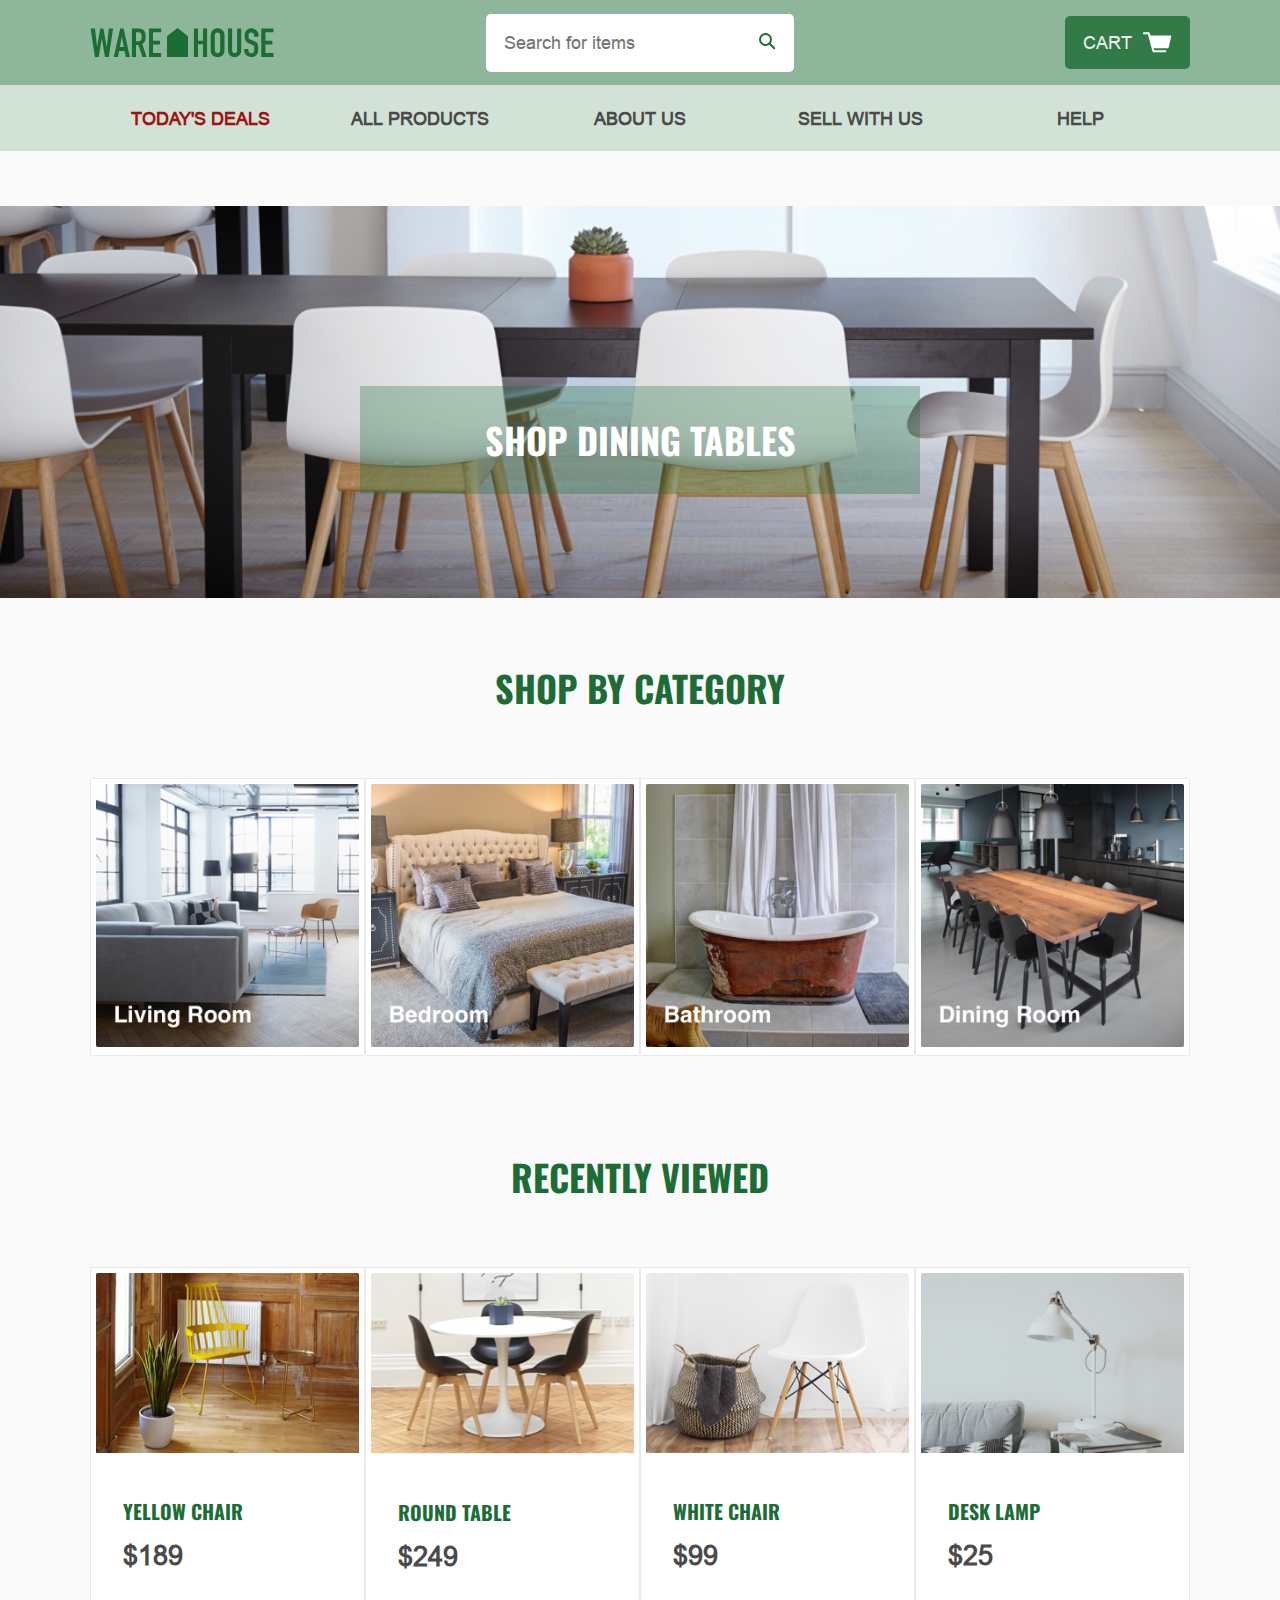
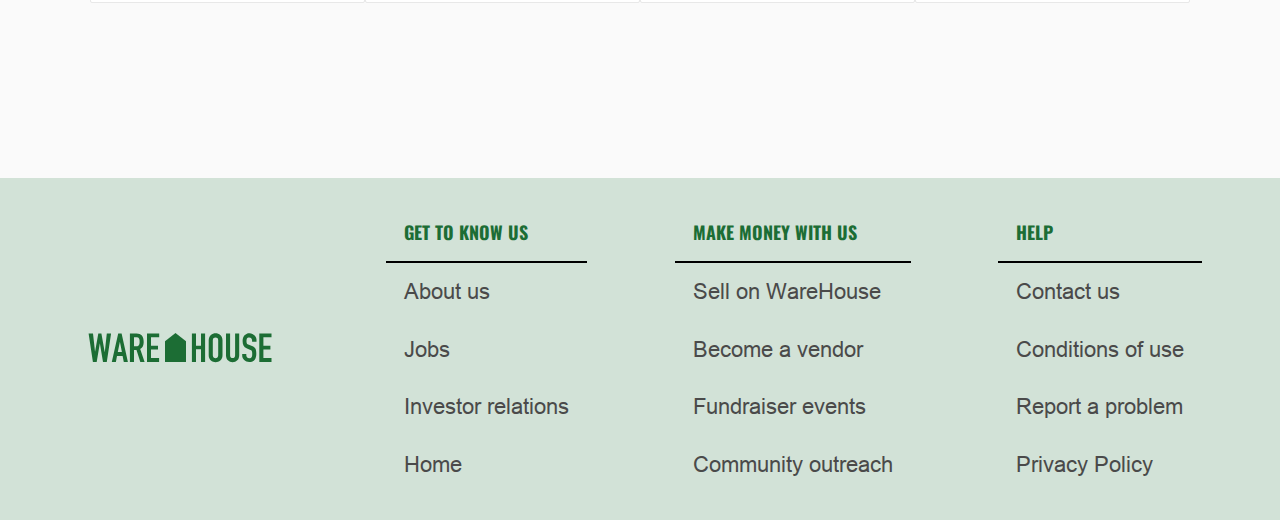
<file: index.html>
<!DOCTYPE html>
<html>
<head>
  <meta charset="UTF-8">
  <meta name="viewport" content="width=device-width, initial-scale=1.0">
  <meta http-equiv="X-UA-Comatible" content="ie-edge">
  <title>WareHouse</title>
  <link href="https://fonts.googleapis.com/css?family=Oswald" rel="stylesheet">
  <link href="https://fonts.googleapis.com/css?family=PT+Serif:700" rel="stylesheet">
  <link rel="stylesheet" type="text/css" href="resources/css/reset.css">
  <link rel="stylesheet" type="text/css" href="resources/css/base.css">
  <link rel="stylesheet" type="text/css" href="resources/css/index.css">
  <!-- <link href="https://fonts.googleapis.com/css?family=PT+Serif:700" rel="stylesheet"> -->

</head>
<body>
  <div class="container">

    <!-- Header -->

    <header aria-label="header">
      <div class="image-container logo" aria-label="logo">
        <a href="index.html" ><img src="resources/img/warehouse-logo-black.svg" alt="logo"></a>
      </div>
      <div class="search-bar" role="search" aria-label="search bar">
        <input type="text" name="search" placeholder="Search for items">
        <a href="" class="icon"><img src="resources/img/search.svg" alt="search"></a>
      </div>
      <a href="cart.html" class="button cart" role="button" aria-label="shopping cart">Cart <img src="resources/img/cart.svg" alt="shopping cart" ></a>
    </header>
    <nav role="navigation" aria-label="site navigation">
      <a href="deals.html">Today's Deals</a>
      <a href="products.html">All Products</a>
      <a href="about.html">About Us</a>
      <a href="sell.html">Sell with us</a>
      <a href="#">Help</a>
    </nav>

    <!-- Hero Section -->

    <main role="main" id="main" class="landing" aria-labelledby="main">
      
      <div role="banner" class="hero" aria-label="hero">
        <a href="tables.html" role="link"><h2 aria-label="Shop Dining Tables">Shop Dining Tables</h2></a>
      </div>

    <!-- Products Preview Section -->

      <div class="products" aria-label="Shop by category">

        <!-- Product Categories -->

        <h2>Shop by category</h2>
        <div class="product-list categories" role="list" aria-label="product list">
          <a href="living.html" class="product-category" role="listitem" aria-label="living room">
            <div class="image-container" aria-label="living room">
              <img src="resources/img/home/living-room.jpg" alt="living room">
            </div>

          </a>
          <a href="#" class="product-category" role="listitem" aria-label="bedroom">
            <div class="image-container" aria-label="bedroom">
              <img src="resources/img/home/bedroom.jpg" alt="bedroom">
            </div>

          </a>
          <a href="#" class="product-category" role="listitem" aria-label="bathroom">
            <div class="image-container" aria-label="bathroom">
              <img src="resources/img/home/bathroom.jpg" alt="bathroom">
            </div>

          </a>
          <a href="#" class="product-category" role="listitem" aria-label="dining room">
            <div class="image-container" aria-label="dining room">
              <img src="resources/img/home/dining-room.jpg" alt="dining room">
            </div>
          </a>

        </div>

        <!-- Recently Viewed Products -->

        <h2 area-label="Recently Viewed">Recently Viewed</h2>
        <div class="product-list" role="list" aria-label="product list">
          <a href="#" class="product-item" role="listitem">
            <div class="image-container" aria-label="yellow chair">
              <img src="resources/img/home/yellow-chair.jpg" alt="yellow chair">
            </div>
            <div class="description">
              <h4>Yellow Chair</h4>
              <span class="price" aria-label="price">$189</span>
            </div>
          </a>
          <a href="#" class="product-item" role="listitem"> 
            <div class="image-container" aria-label="round table">
              <img src="resources/img/home/round-table.jpg" alt="round table">
            </div>
            <div class="description">
              <h4>Round Table</h4>
              <span class="price" aria-label="round table price">$249</span>
            </div>
          </a>
          <a href="#" class="product-item" role="listitem"> 
            <div class="image-container" aria-label="white chair">
              <img src="resources/img/home/white-chair.jpg" alt="white chair">
            </div>
            <div class="description">
              <h4>White Chair</h4>
              <span class="price" aria-label="white chair price">$99</span>
            </div>
          </a>
          <a href="#" class="product-item" role="listitem"> 
            <div class="image-container" aria-label="desk lamp">
              <img src="resources/img/home/desk-lamp.jpg" alt="desk lamp">
            </div>
            <div class="description">
              <h4>Desk Lamp</h4>
              <span class="price" aria-label="price">$25</span>
            </div>
          </a>
        </div>
      </div>
    </main>

    <!-- Footer -->

    <footer role="contentinfo" aria-label="site footer">
      <a href="#"><img class="logo" src="resources/img/warehouse-logo-black.svg" alt="logo"></a>
      <div class="links" aria-label="Get to know us">
        <h4>Get to know us</h4>
        <a href="about.html">About us</a>
        <a href="jobs.html">Jobs</a>
        <a href="#">Investor relations</a>
        <a href="#">Home</a>
      </div>
      <div class="links" aria-label="Make money with us">
        <h4>Make money with us</h4>
        <a href="sell.html">Sell on WareHouse</a>
        <a href="#">Become a vendor</a>
        <a href="#">Fundraiser events</a>
        <a href="#">Community outreach</a>
      </div>
      <div class="links" aria-label="Help">
        <h4>Help</h4>
        <a href="#">Contact us</a>
        <a href="#">Conditions of use</a>
        <a href="#">Report a problem</a>
        <a href="#">Privacy Policy</a>
      </div>
    </footer>
  </div>
</body>
</html>
</file>
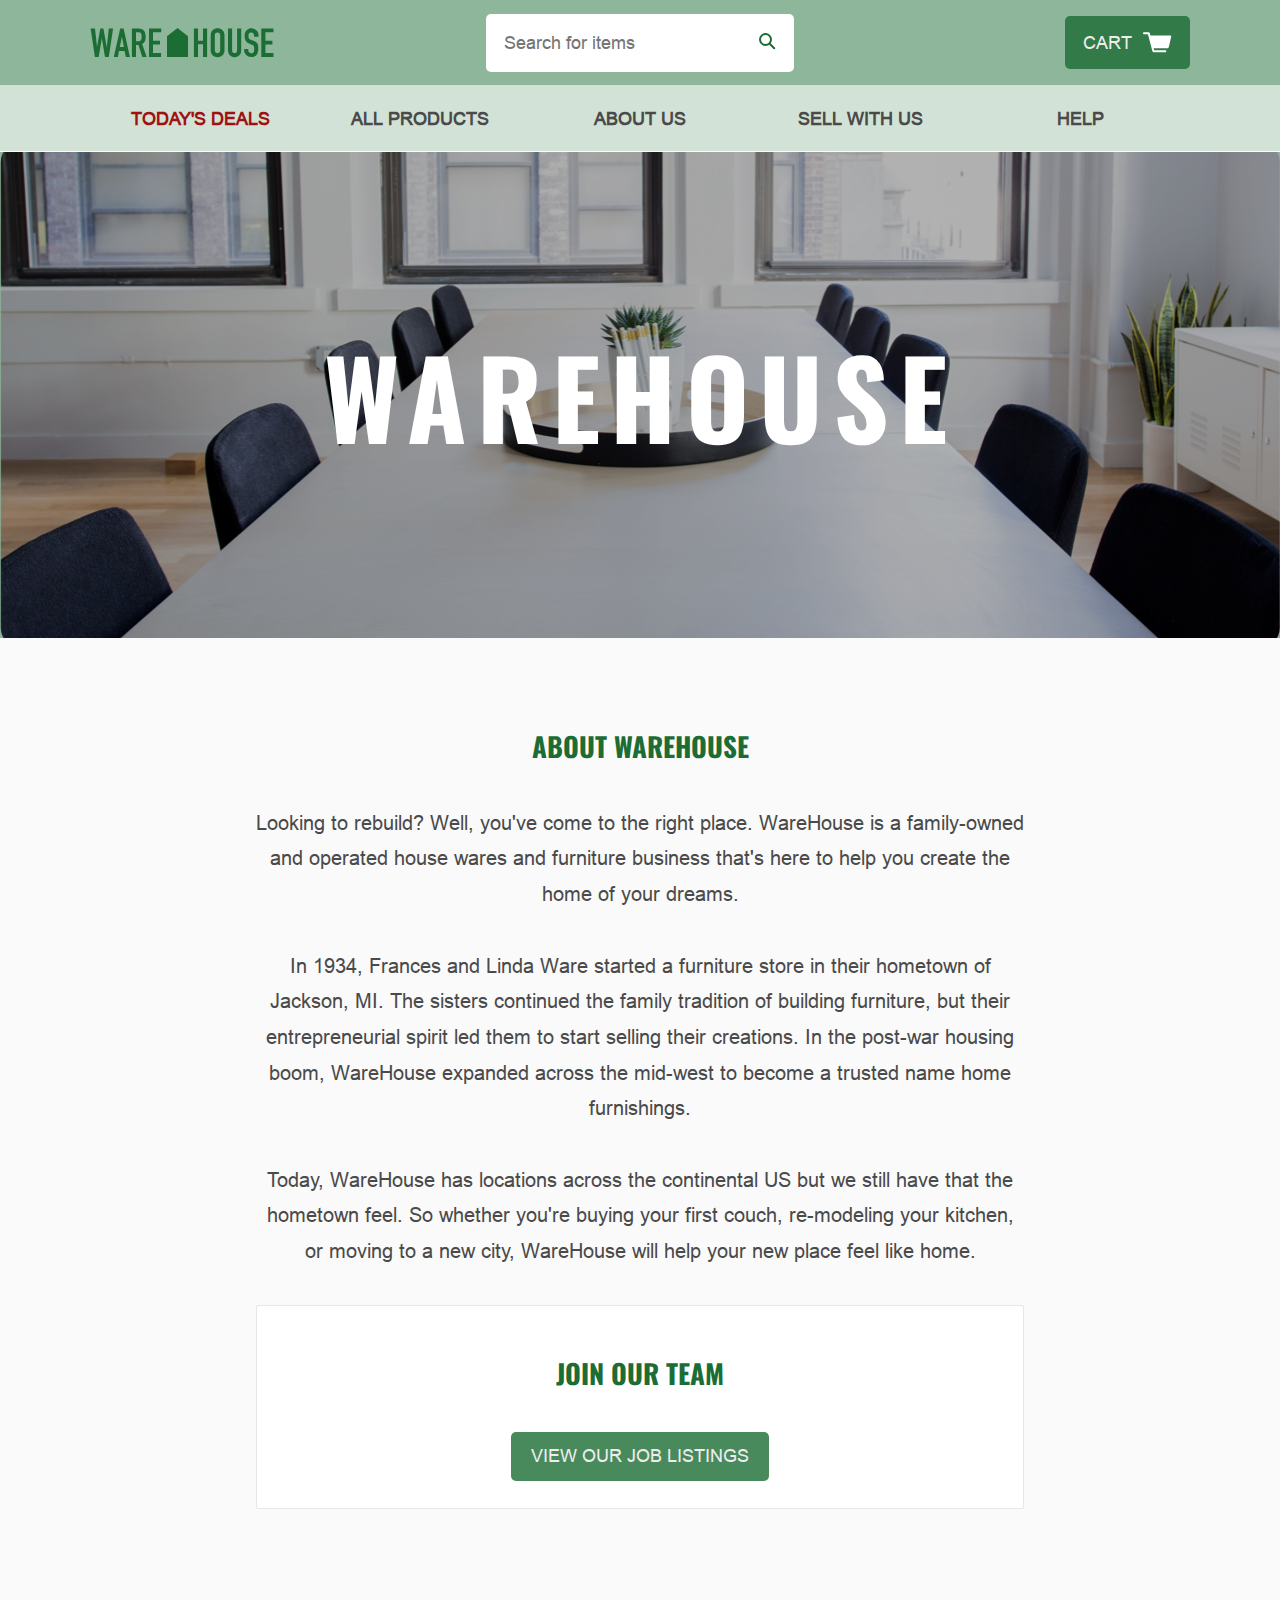
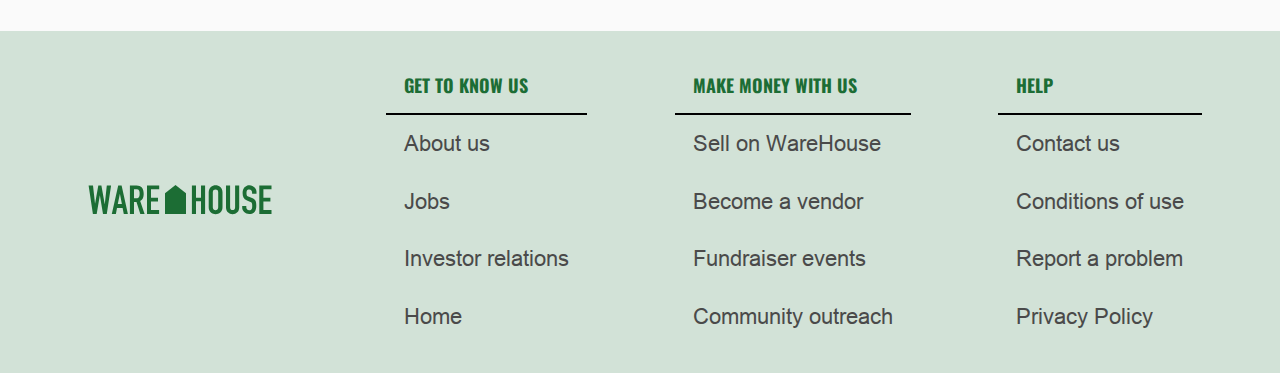
<file: about.html>
<!DOCTYPE html>
<html>
<head>
  <meta charset="UTF-8">
  <meta name="viewport" content="width=device-width, initial-scale=1.0">
  <meta http-equiv="X-UA-Comatible" content="ie-edge">
  <title>WareHouse</title>
  <link href="https://fonts.googleapis.com/css?family=Oswald" rel="stylesheet">
  <link rel="stylesheet" type="text/css" href="resources/css/reset.css">
  <link rel="stylesheet" type="text/css" href="resources/css/base.css">
  <link rel="stylesheet" type="text/css" href="resources/css/about.css">
  <link href="https://fonts.googleapis.com/css?family=PT+Serif:700" rel="stylesheet">
</head>
<body>
  <div class="container">

    <!-- Header -->

    <header aria-label="site header">
      <div class="image-container logo" aria-label="logo">
        <a href="index.html"><img src="resources/img/warehouse-logo-black.svg" alt="logo"></a>
      </div>
      <div class="search-bar" role="search" aria-label="search bar">
        <input type="text" name="search" placeholder="Search for items">
        <a href="" class="icon"><img src="resources/img/search.svg" alt="search"></a>
      </div>
      <a href="cart.html" class="button cart" aria-label="shopping cart">Cart <img src="resources/img/cart.svg" alt="shopping cart"></a>
    </header>
    <nav role="navigation" aria-label="site navigation">
      <a href="deals.html">Today's Deals</a>
      <a href="products.html">All Products</a>
      <a href="about.html">About Us</a>
      <a href="sell.html">Sell with us</a>
      <a href="#">Help</a>
    </nav>

    <!-- About Section -->

    <main role="main" id="main" class="about" aria-label="about warehouse">
      <h1 role="banner" aria-label="Warehouse"><span class="background-image" role="img" aria-label="Warehouse"></span>WAREHOUSE</h1>
      <div class="information" aria-label="information about WareHouse">
        <h3>About WareHouse</h3>
        <p>
          Looking to rebuild? Well, you've come to the right place. WareHouse
          is a family-owned and operated house wares and furniture business
          that's here to help you create the home of your dreams.
        </p>
        <p>
          In 1934, Frances and Linda Ware started a furniture store in their
          hometown of Jackson, MI. The sisters continued the family tradition
          of building furniture, but their entrepreneurial spirit led them to
          start selling their creations. In the post-war housing boom, WareHouse
          expanded across the mid-west to become a trusted name home furnishings.
        </p>
          <p>
          Today, WareHouse has locations across the continental US but we still
          have that the hometown feel. So whether you're buying your first couch,
          re-modeling your kitchen, or moving to a new city, WareHouse will help your new place feel like home.
        </p>
        <div class="join" aria-label="Join our team">
          <h3>Join Our Team</h3>
          <a href="jobs.html" class="button" role="button" aria-label="View Our Job Listings">View Our Job Listings</a>
        </div>
      </div>
    </main>

    <!-- Footer -->

    <footer role="contentinfo" aria-label="site footer">
      <a href="index.html"><img class="logo" src="resources/img/warehouse-logo-black.svg" alt="logo"></a>
      <div class="links" aria-label="Get to know us">
        <h4>Get to know us</h4>
        <a href="about.html">About us</a>
        <a href="jobs.html">Jobs</a>
        <a href="#">Investor relations</a>
        <a href="index.html">Home</a>
      </div>
      <div class="links" aria-label="Make money with us">
        <h4>Make money with us</h4>
        <a href="sell.html">Sell on WareHouse</a>
        <a href="#">Become a vendor</a>
        <a href="#">Fundraiser events</a>
        <a href="#">Community outreach</a>
      </div>
      <div class="links" aria-label="Help">
        <h4>Help</h4>
        <a href="#">Contact us</a>
        <a href="#">Conditions of use</a>
        <a href="#">Report a problem</a>
        <a href="#">Privacy Policy</a>
      </div>
    </footer>
  </div>
</body>
</html>
</file>
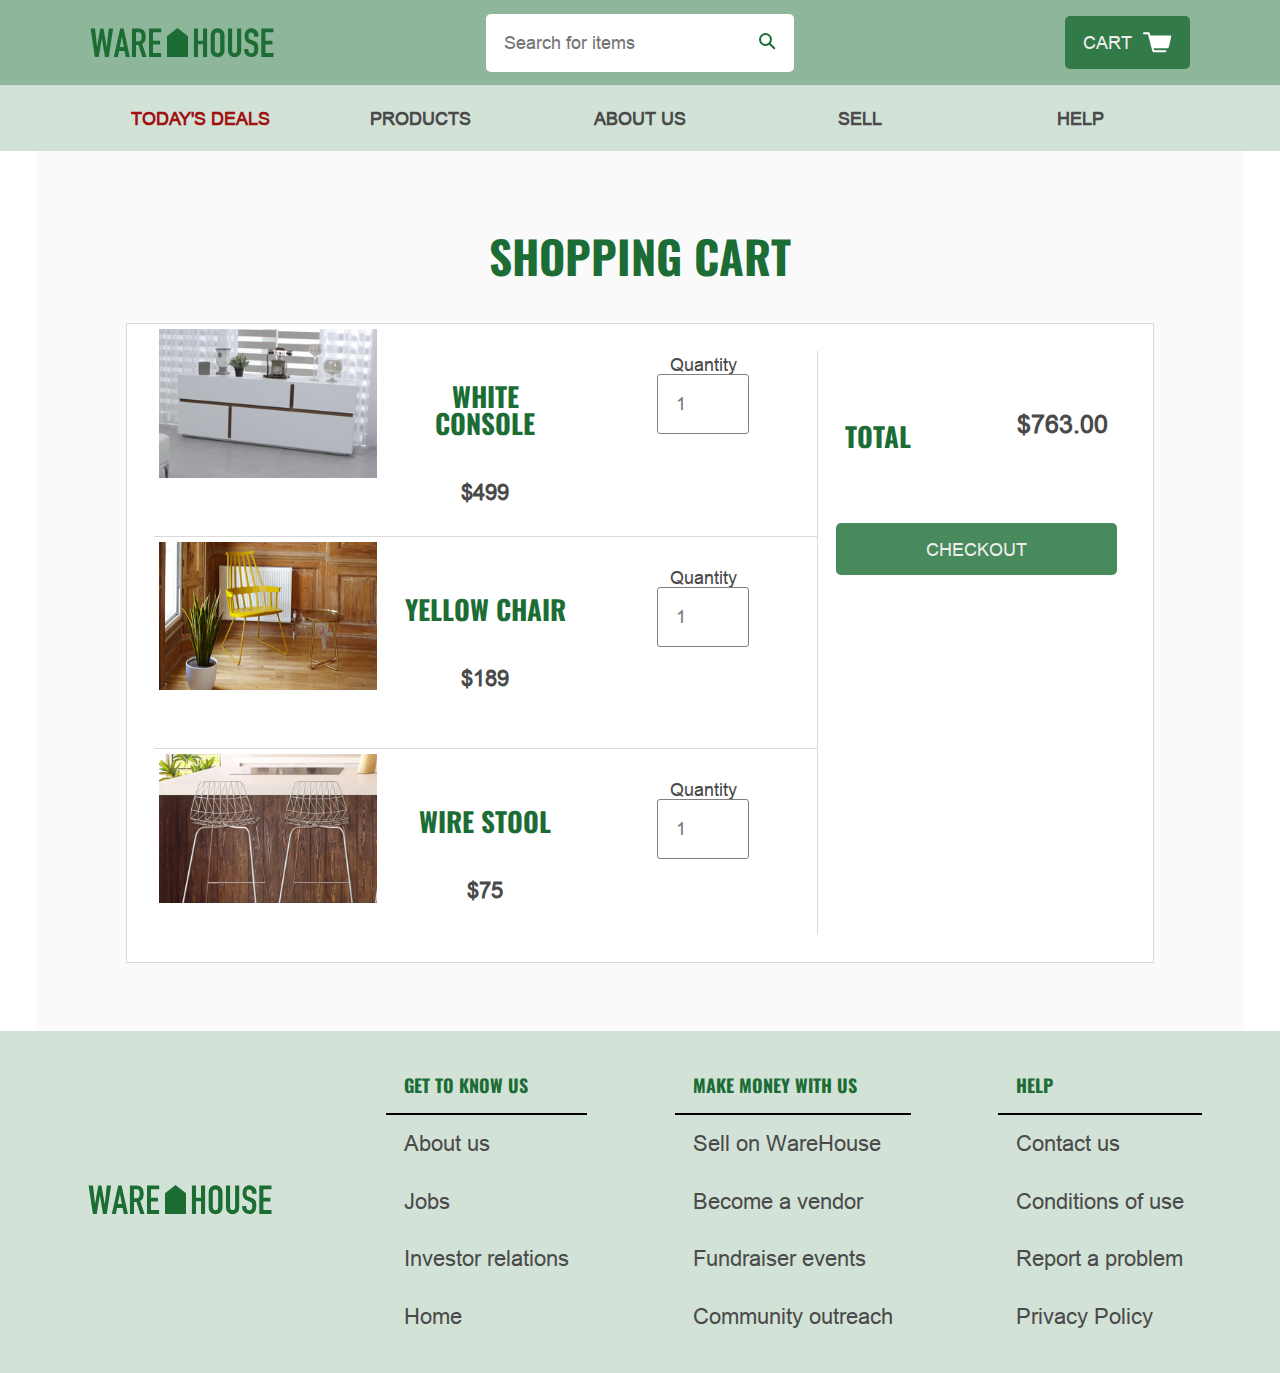
<file: cart.html>
<!DOCTYPE html>
<html>
<head>
  <meta charset="UTF-8">
  <meta name="viewport" content="width=device-width, initial-scale=1.0">
  <meta http-equiv="X-UA-Comatible" content="ie-edge">
  <title>WareHouse</title>
  <link href="https://fonts.googleapis.com/css?family=Oswald" rel="stylesheet">
  <link rel="stylesheet" type="text/css" href="resources/css/reset.css">
  <link rel="stylesheet" type="text/css" href="resources/css/base.css">
  <link rel="stylesheet" type="text/css" href="resources/css/cart.css">
</head>
<body>
  <div class="container">

    <!-- Header -->

    <header aria-label="site header">
      <div class="image-container logo" aria-label="WareHouse logo">
        <a href="index.html"><img src="resources/img/warehouse-logo-black.svg" alt="logo"></a>
      </div>
      <div class="search-bar" role="search" aria-label="search bar">
        <input type="text" name="search" placeholder="Search for items">
        <a href="" class="icon"><img src="resources/img/search.svg" alt="search"></a>
      </div>
      <a href="cart.html" class="button cart">Cart <img src="resources/img/cart.svg" alt="shopping cart" aria-label="shopping cart"></a>
    </header>
    <nav role="navigation" aria-label="site navigation">
      <a href="deals.html">Today's Deals</a>
      <a href="products.html">Products</a>
      <a href="about.html">About Us</a>
      <a href="sell.html">Sell</a>
      <a href="#">Help</a>
    </nav>

    <!-- Cart -->

    <main role="main" id="main" class="product-list-section" aria-label="shopping cart">
      <h1>Shopping Cart</h1>

    <div class="shopping-cart" role="list" aria-label="product list">

        <div class="row" role="listitem" aria-label="list item">
          <div class="image-container">
            <img src="resources/img/cart/white-console.jpg" alt="white console">
          </div>

          <div class="description" aria-label="description">
            <h3>White Console</h3>
            <br>
            <span class="price" aria-label="price">$499</span>
          </div>

          <div aria-label="Quantity">
            Quantity <input type="number" name="Quantity" placeholder="1">
          </div>
        </div>

        <div class="row" role="listitem" aria-label="list item">
          <div class="image-container">
            <img src="resources/img/cart/yellow-chair.jpg" alt="yellow chair">
          </div>

          <div class="description" aria-label="description">
            <h3>Yellow Chair</h3>
            <br>
            <span class="price" aria-label="price">$189</span>
          </div>

          <div aria-label="Quantity">
            Quantity <input type="number" name="Quantity" placeholder="1">
          </div>
        </div>

        <div class="row" id="no-border" role="listitem" aria-label="list item">
          <div class="image-container">
            <img src="resources/img/cart/wire-stool.jpg" alt="wire stool">
          </div>

          <div class="description" aria-label="description">
            <h3>Wire Stool</h3>
            <br>
            <span class="price" aria-label="price">$75</span>
          </div>

            <div aria-label="Quantity">
            Quantity <input type="number" name="Quantity" placeholder="1">
          </div>
        </div>

      <div class="total" aria-label="total">
        <div class="description">
          <h3>Total</h3>
          <span class="price" aria-label="total price">$763.00</span>
          <p class="clear"></p>
        </div>
        <a href="" class="button" role="button" aria-label="Checkout">Checkout</a>
      </div>
  </div>
</main>

    <!-- Footer -->

    <footer role="contentinfo" aria-label="site footer">
      <a href="index.html"><img class="logo" src="resources/img/warehouse-logo-black.svg" alt="logo"></a>
      <div class="links" aria-label="Get to know us">
        <h4>Get to know us</h4>
        <a href="about.html">About us</a>
        <a href="jobs.html">Jobs</a>
        <a href="#">Investor relations</a>
        <a href="#">Home</a>
      </div>
      <div class="links" aria-label="Make money with us">
        <h4>Make money with us</h4>
        <a href="sell.html">Sell on WareHouse</a>
        <a href="#">Become a vendor</a>
        <a href="#">Fundraiser events</a>
        <a href="#">Community outreach</a>
      </div>
      <div class="links" aria-label="Help">
        <h4>Help</h4>
        <a href="#">Contact us</a>
        <a href="#">Conditions of use</a>
        <a href="#">Report a problem</a>
        <a href="#">Privacy Policy</a>
      </div>
    </footer>
  </div>
</body>
</html>
</file>
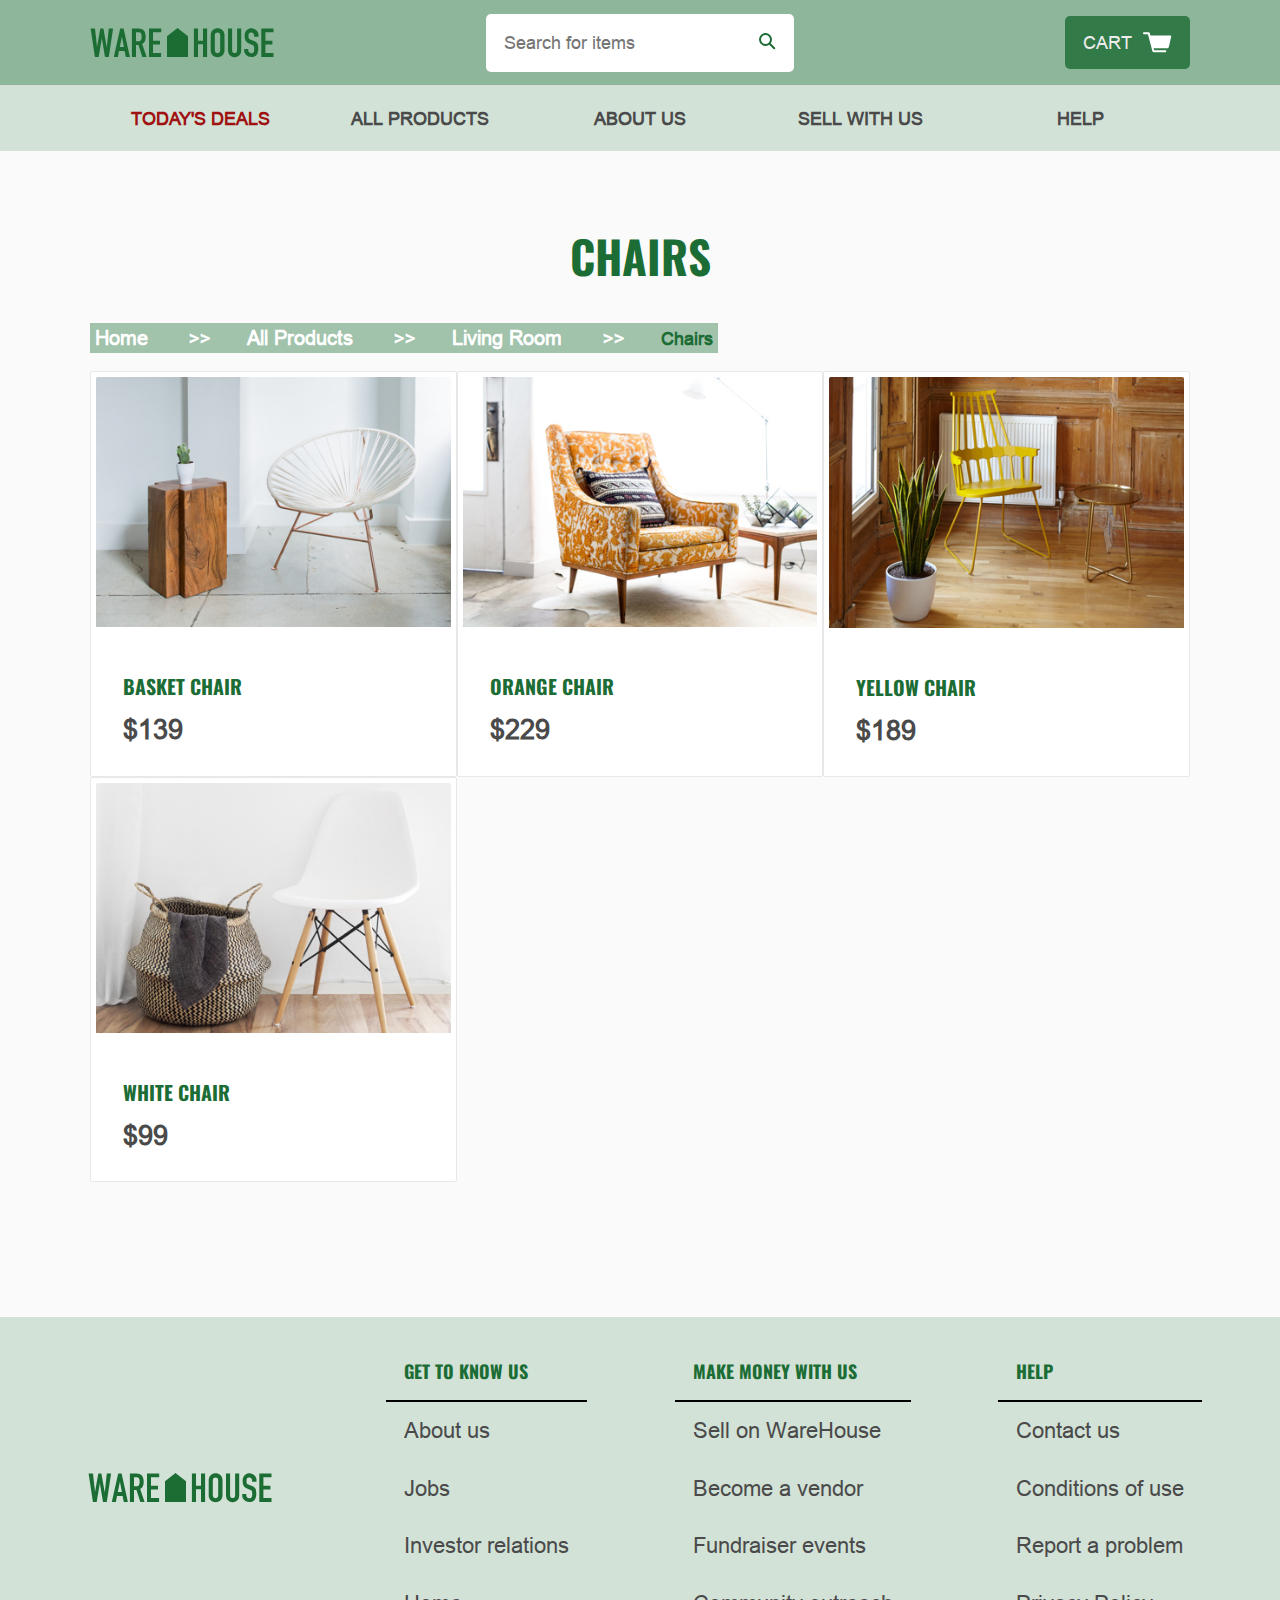
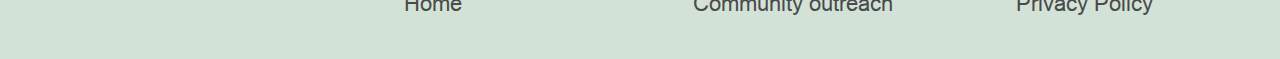
<file: chairs.html>
<!DOCTYPE html>
<html>
<head>
  <meta charset="UTF-8">
  <meta name="viewport" content="width=device-width, initial-scale=1.0">
  <meta http-equiv="X-UA-Comatible" content="ie-edge">
  <title>WareHouse</title>
  <link href="https://fonts.googleapis.com/css?family=Oswald" rel="stylesheet">
  <link rel="stylesheet" type="text/css" href="resources/css/reset.css">
  <link rel="stylesheet" type="text/css" href="resources/css/base.css">
</head>
<body>
  <div class="container">

    <!-- Header -->

    <header aria-label="site header">
      <div class="image-container logo" aria-label="WareHouse logo">
        <a href="index.html"><img src="resources/img/warehouse-logo-black.svg" alt="logo"></a>
      </div>
      <div class="search-bar" role="search" aria-label="search bar">
        <input type="text" name="search" placeholder="Search for items">
        <a href="" class="icon"><img src="resources/img/search.svg" alt="search"></a>
      </div>
      <a href="cart.html" class="button cart" role="button" aria-label="shopping cart">Cart <img src="resources/img/cart.svg" alt="shopping cart"></a>
    </header>
    <nav role="navigation" aria-label="site navigation">
      <a href="deals.html">Today's Deals</a>
      <a href="products.html">All Products</a>
      <a href="about.html">About Us</a>
      <a href="sell.html">Sell with us</a>
      <a href="#">Help</a>
    </nav>

    <!-- Chairs Section -->

    <main role="main" id="main" class="product-list-section" aria-label="chairs">
      <h1>Chairs</h1>
      <ul class="breadcrumb"aria-label="local navigation">
        <li>
          <a href="index.html">Home</a>
        </li>
        <li><a href="products.html">All Products</a></li>
        <li><a href="living.html">Living Room</a></li>
        <li>Chairs</li>
      </ul>

      <div class="product-list" role="list" aria-label="product list">


        <a href="#" class="product-item" role="listitem" aria-label="list item">
          <div class="image-container" aria-label="Basket chair description">
            <img src="resources/img/chairs/basket-chair.jpg" alt="basket chair">
          </div>
          <div class="description">
            <h4>Basket Chair</h4>
            <span class="price" aria-label="price">$139</span>
          </div>
        </a>

        <a href="#" class="product-item" role="listitem" aria-label="list item">
          <div class="image-container" aria-label="orange chair description">
            <img src="resources/img/chairs/orange-chair.jpg" alt="orange chair">
          </div>
          <div class="description">
            <h4>Orange Chair</h4>
            <span class="price" aria-label="price">$229</span>
          </div>
        </a>

        <a href="#" class="product-item" role="listitem" aria-label="list item">
          <div class="image-container" aria-label="Yellow chair description">
            <img src="resources/img/chairs/yellow-chair.jpg" alt="yellow chair">
          </div>
          <div class="description">
            <h4>Yellow Chair</h4>
            <span class="price" aria-label="price">$189</span>
          </div>
        </a>

        <a href="#" class="product-item" role="listitem" aria-label="list item">
          <div class="image-container" aria-label="white chair description">
            <img src="resources/img/chairs/white-chair.jpg" alt="white chair">
          </div>
          <div class="description">
            <h4>White Chair</h4>
            <span class="price" aria-label="price">$99</span>
          </div>
        </a>

      </div>
    </main>

    <!-- Footer -->

    <footer role="contentinfo" aria-label="site footer">
      <img class="logo" src="resources/img/warehouse-logo-black.svg" alt="logo">
      <div class="links" aria-label="Get to know us">
        <h4>Get to know us</h4>
        <a href="about.html">About us</a>
        <a href="jobs.html">Jobs</a>
        <a href="#">Investor relations</a>
        <a href="index.html">Home</a>
      </div>
      <div class="links" aria-label="Make money with us">
        <h4>Make money with us</h4>
        <a href="sell.html">Sell on WareHouse</a>
        <a href="#">Become a vendor</a>
        <a href="#">Fundraiser events</a>
        <a href="#">Community outreach</a>
      </div>
      <div class="links" aria-label="Help">
        <h4>Help</h4>
        <a href="#">Contact us</a>
        <a href="#">Conditions of use</a>
        <a href="#">Report a problem</a>
        <a href="#">Privacy Policy</a>
      </div>
    </footer>
  </div>
</body>
</html>
</file>
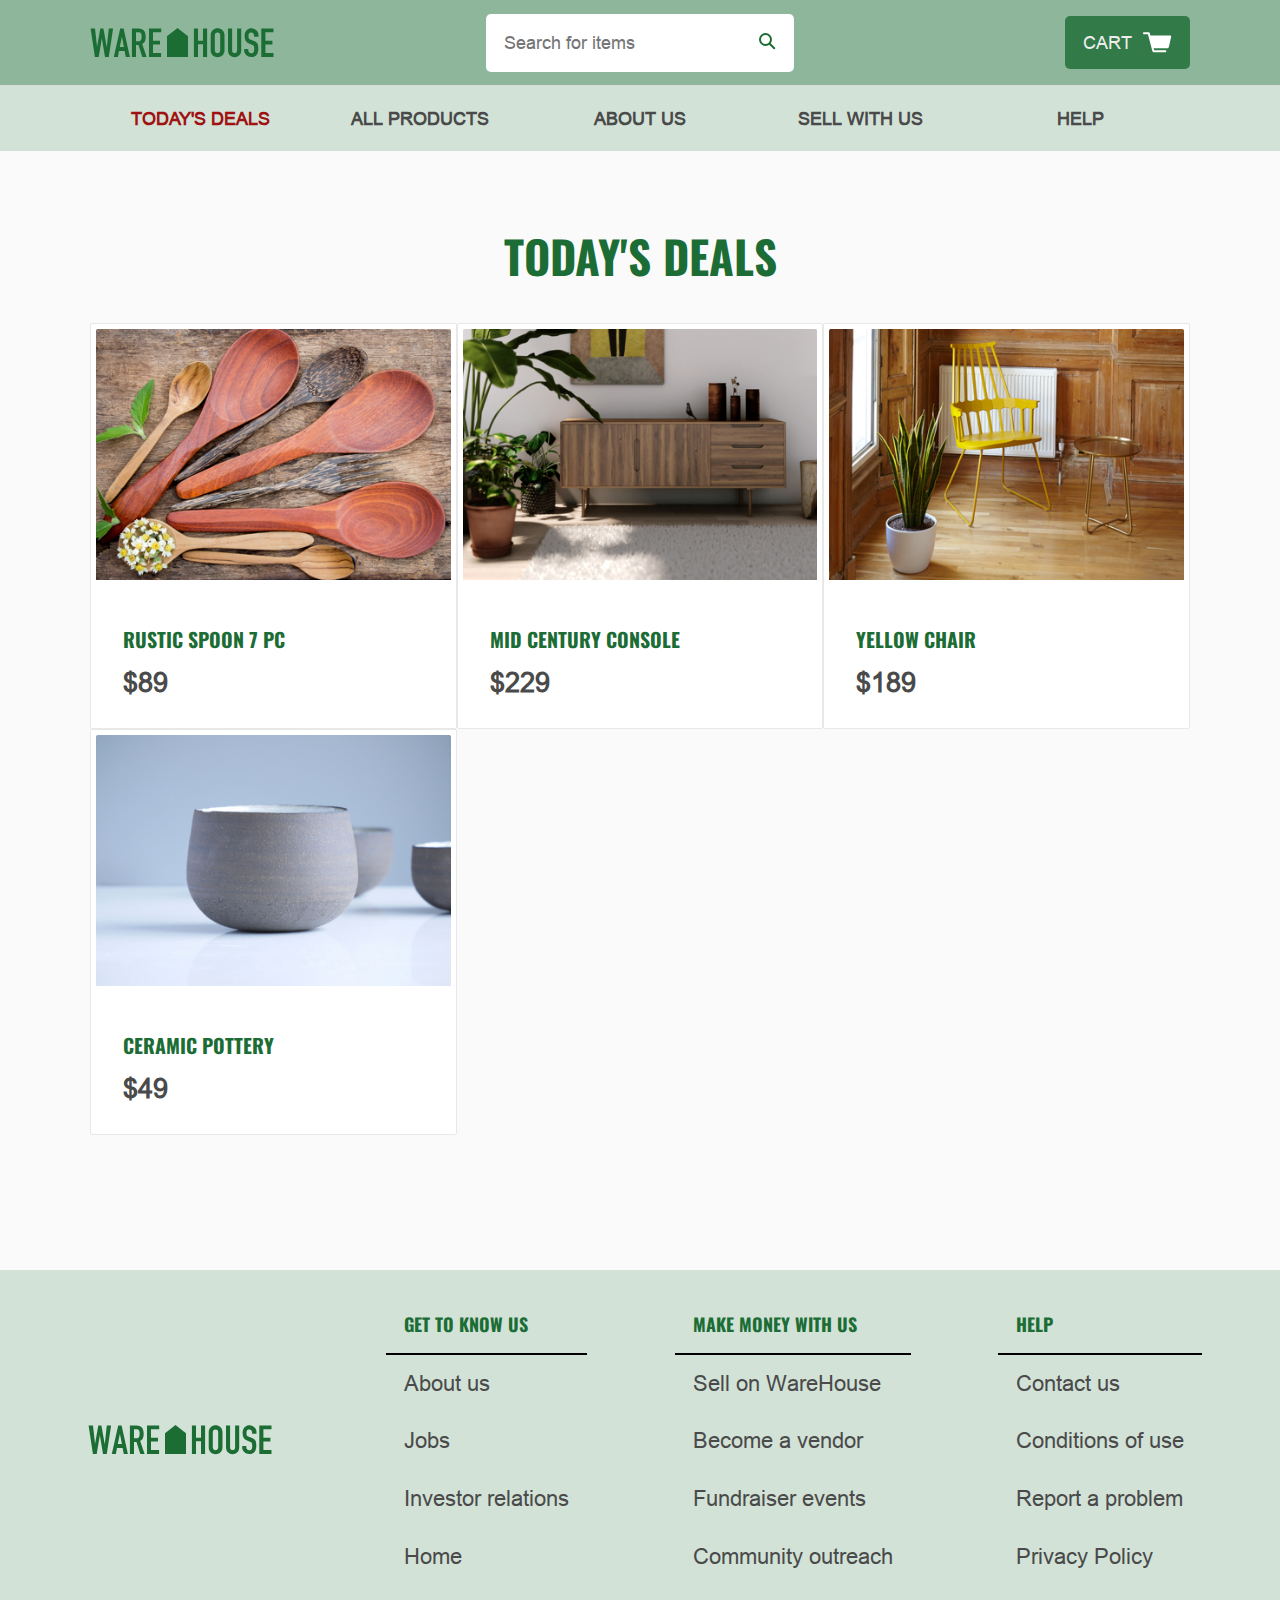
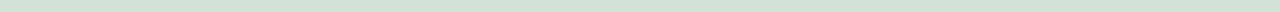
<file: deals.html>
<!DOCTYPE html>
<html>
<head>
  <meta charset="UTF-8">
  <meta name="viewport" content="width=device-width, initial-scale=1.0">
  <meta http-equiv="X-UA-Comatible" content="ie-edge">
  <title>WareHouse</title>
  <link href="https://fonts.googleapis.com/css?family=Oswald" rel="stylesheet">
  <link rel="stylesheet" type="text/css" href="resources/css/reset.css">
  <link rel="stylesheet" type="text/css" href="resources/css/base.css">
</head>
<body>
  <div class="container">

    <!-- Header -->

    <header aria-label="site header">
      <div class="image-container logo" aria-label="warehouse logo">
        <a href="index.html"><img src="resources/img/warehouse-logo-black.svg" alt="logo"></a>
      </div>
      <div class="search-bar" role="search" aria-label="search bar">
        <input type="text" name="search" placeholder="Search for items">
        <a href="" class="icon"><img src="resources/img/search.svg" alt="search"></a>
      </div>
      <a href="cart.html" class="button cart" role="button" aria-label="shopping cart">Cart <img src="resources/img/cart.svg" alt="shopping cart"></a>
    </header>
    <nav role="navigation" aria-lable="main navigation">
      <a href="deals.html">Today's Deals</a>
      <a href="products.html">All Products</a>
      <a href="about.html">About Us</a>
      <a href="sell.html">Sell with us</a>
      <a href="#">Help</a>
    </nav>

    <!-- Deals Section -->

    <main role="main" id="main" class="product-list-section" aria-label="Todays deals">
      <h1>Today's Deals</h1>

      <div class="product-list" role="list" aria-label="product list">
        <a href="#" class="product-item" role="listitem" aria-label="Rustic Spoon 7 pc">
          <div class="image-container">
            <img src="resources/img/deals/wooden-spoons.jpg" alt="wooden spoon">
          </div>
          <div class="description">
            <h4>Rustic Spoon 7 pc</h4>
            <span class="price" aria-label="price">$89</span>
          </div>
        </a>

        <a href="#" class="product-item" role="listitem" aria-label="Mid Century Console">
          <div class="image-container">
            <img src="resources/img/deals/midcen-console.jpg" alt="midcen console">
          </div>
          <div class="description">
            <h4>Mid Century Console</h4>
            <span class="price" aria-label="price">$229</span>
          </div>
        </a>

        <a href="#" class="product-item" role="listitem" aria-label="Yellow Chair">
          <div class="image-container">
            <img src="resources/img/chairs/yellow-chair.jpg" alt="yellow chair">
          </div>
          <div class="description">
            <h4>Yellow Chair</h4>
            <span class="price" aria-label="price">$189</span>
          </div>
        </a>

        <a href="#" class="product-item" role="listitem" aria-label="Ceramic Pottery">
          <div class="image-container">
            <img src="resources/img/deals/pottery.jpg" alt="pottery">
          </div>
          <div class="description">
            <h4>Ceramic Pottery</h4>
            <span class="price" aria-label="price">$49</span>
          </div>
        </a>

      </div>
    </main>

    <!-- Footer -->

    <footer role="contentinfo" aria-label="site footer">
      <a href="index.html"><img class="logo" src="resources/img/warehouse-logo-black.svg" alt="logo"></a>
      <div class="links" aria-label="Get to know us">
        <h4>Get to know us</h4>
        <a href="about.html">About us</a>
        <a href="jobs.html">Jobs</a>
        <a href="#">Investor relations</a>
        <a href="index.html">Home</a>
      </div>
      <div class="links" aria-label="Make money with us">
        <h4>Make money with us</h4>
        <a href="sell.html">Sell on WareHouse</a>
        <a href="#">Become a vendor</a>
        <a href="#">Fundraiser events</a>
        <a href="#">Community outreach</a>
      </div>
      <div class="links" aria-label="Help">
        <h4>Help</h4>
        <a href="#">Contact us</a>
        <a href="#">Conditions of use</a>
        <a href="#">Report a problem</a>
        <a href="#">Privacy Policy</a>
      </div>
    </footer>
  </div>
</body>
</html>
</file>
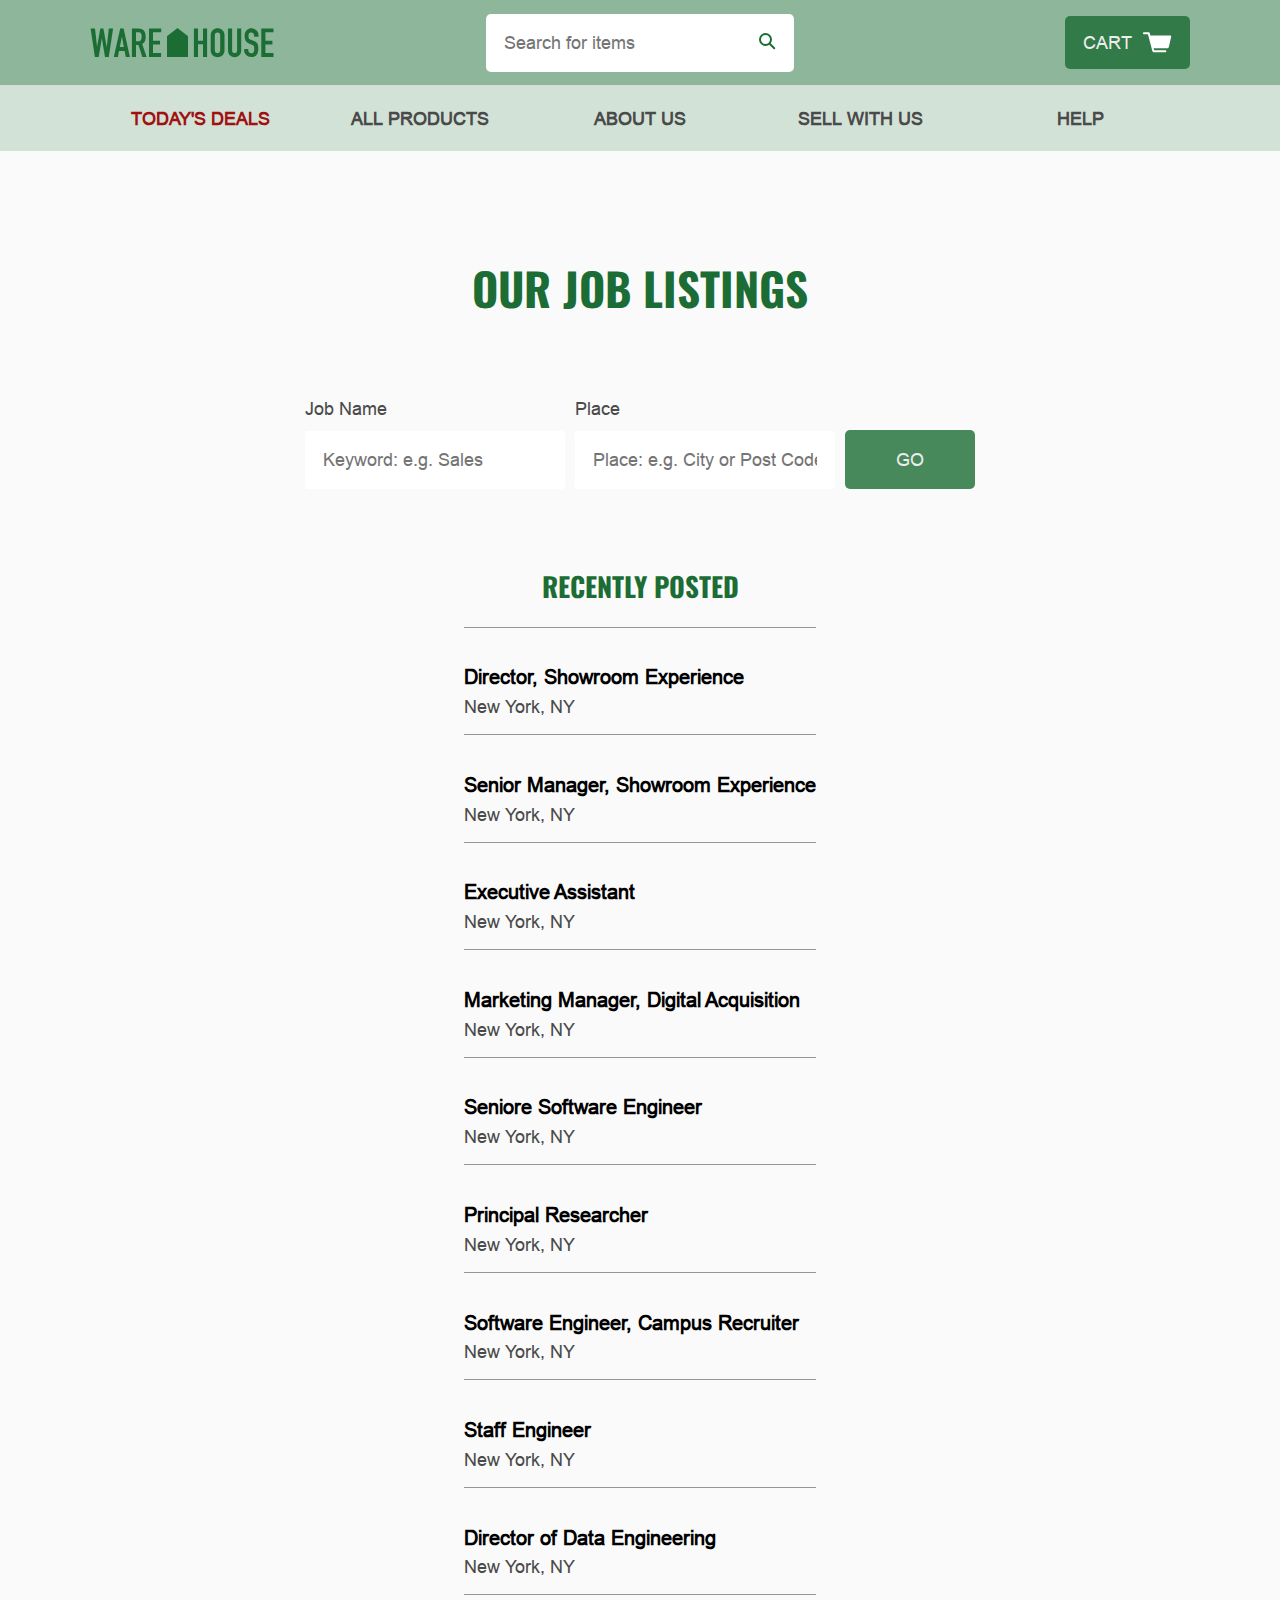
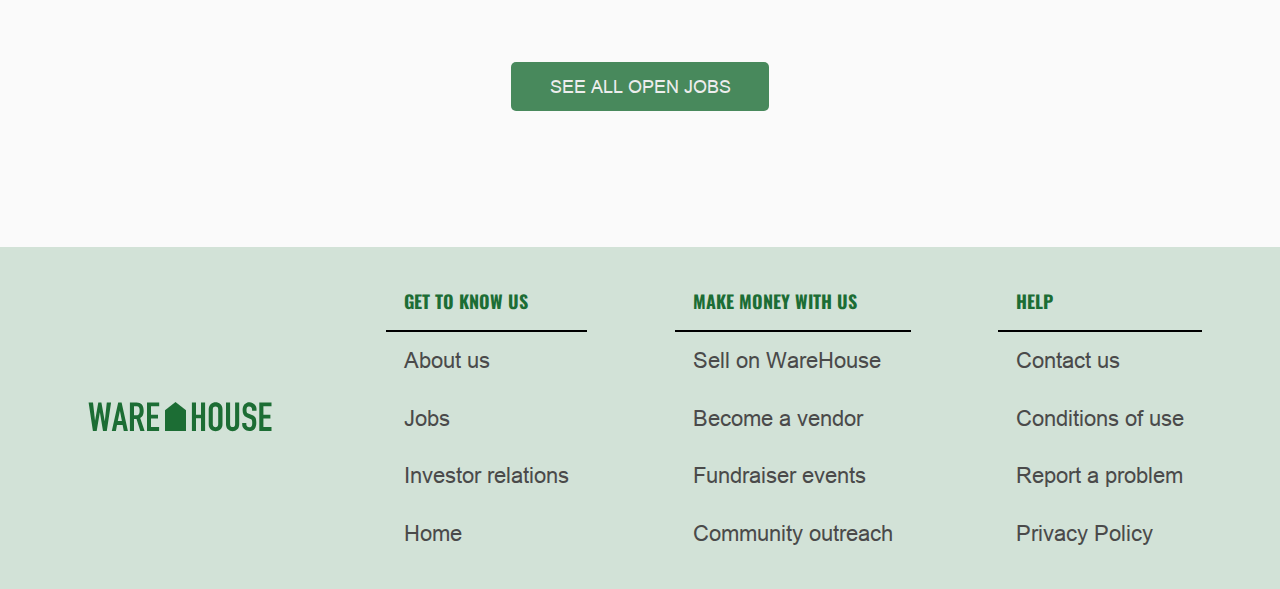
<file: jobs.html>
<!DOCTYPE html>
<html>
<head>
  <meta charset="UTF-8">
  <meta name="viewport" content="width=device-width, initial-scale=1.0">
  <meta http-equiv="X-UA-Comatible" content="ie-edge">
  <title>WareHouse</title>
  <link href="https://fonts.googleapis.com/css?family=Oswald" rel="stylesheet">
  <link rel="stylesheet" type="text/css" href="resources/css/reset.css">
  <link rel="stylesheet" type="text/css" href="resources/css/base.css">
  <link rel="stylesheet" type="text/css" href="resources/css/jobs.css">
</head>
<body>
  <div class="container">

    <!-- Header -->

    <header aria-label="header">
      <div class="image-container logo" aria-label="warehouse logo">
        <a href="index.html"><img src="resources/img/warehouse-logo-black.svg" alt="logo"></a>
      </div>
      <div class="search-bar" role="search" aria-label="search bar">
        <input type="text" name="search" placeholder="Search for items">
        <a href="" class="icon"><img src="resources/img/search.svg" alt="search"></a>
      </div>
      <a href="cart.html" class="button cart" role="button" aria-label="shopping cart">Cart <img src="resources/img/cart.svg" alt="shopping cart"></a>
    </header>
    <nav role="navigation" aria-label="site navigation">
      <a href="deals.html">Today's Deals</a>
      <a href="products.html">All Products</a>
      <a href="about.html">About Us</a>
      <a href="sell.html">Sell with us</a>
      <a href="#">Help</a>
    </nav>

    <!-- Job List Section -->

    <main role="main" id="main" class="jobs" aria-label="Our Job Listings">
      <h1>Our Job Listings</h1>

      <!-- Job Search Bar -->

      <form role="form">
        <div id="name" class="field">
          <label for="name">Job Name</label>
          <input type="text" name="name" placeholder="Keyword: e.g. Sales">
        </div>
        <div id="place" class="field">
          <label for="place">Place</label>
          <input type="text" name="place" placeholder="Place: e.g. City or Post Code">
        </div>
        <a href="#" class="button" role="button" aria-label="go">Go</a>
      </form>

      <!-- Recently Posted Job List -->

      <h3>Recently Posted</h3>
      <div class="job-list" role="list" aria-label="job list">
        <div class="job" role="listitem" aria-label="job">
          <h4>Director, Showroom Experience</h4>
          <span>New York, NY</span>
        </div>
        <div class="job" role="listitem" aria-label="job">
          <h4>Senior Manager, Showroom Experience</h4>
          <span>New York, NY</span>
        </div>
        <div class="job" role="listitem" aria-label="job">
          <h4>Executive Assistant</h4>
          <span>New York, NY</span>
        </div>
        <div class="job" role="listitem" aria-label="job">
          <h4>Marketing Manager, Digital Acquisition</h4>
          <span>New York, NY</span>
        </div>
        <div class="job" role="listitem" aria-label="job">
          <h4>Seniore Software Engineer</h4>
          <span>New York, NY</span>
        </div>
        <div class="job" role="listitem" aria-label="job">
          <h4>Principal Researcher</h4>
          <span>New York, NY</span>
        </div>
        <div class="job" role="listitem" aria-label="job">
          <h4>Software Engineer, Campus Recruiter</h4>
          <span>New York, NY</span>
        </div>
        <div class="job" role="listitem" aria-label="job">
          <h4>Staff Engineer</h4>
          <span>New York, NY</span>
        </div>
        <div class="job" role="listitem" aria-label="job">
          <h4>Director of Data Engineering</h4>
          <span>New York, NY</span>
        </div>
      </div>
      <a href="#" class="button" id="see-all-jobs">See All Open Jobs</a>
    </main>

    <!-- Footer -->

    <footer role="contentinfo" aria-label="site footer">
      <a href="index.html" aria-label="logo"><img class="logo" src="resources/img/warehouse-logo-black.svg" alt="logo"></a>
      <div class="links" aria-label="Get to know us">
        <h4>Get to know us</h4>
        <a href="about.html">About us</a>
        <a href="jobs.html">Jobs</a>
        <a href="#">Investor relations</a>
        <a href="index.html">Home</a>
      </div>
      <div class="links" aria-label="Make money with us">
        <h4>Make money with us</h4>
        <a href="sell.html">Sell on WareHouse</a>
        <a href="#">Become a vendor</a>
        <a href="#">Fundraiser events</a>
        <a href="#">Community outreach</a>
      </div>
      <div class="links" aria-label="help">
        <h4>Help</h4>
        <a href="#">Contact us</a>
        <a href="#">Conditions of use</a>
        <a href="#">Report a problem</a>
        <a href="#">Privacy Policy</a>
      </div>
    </footer>
  </div>
</body>
</html>
</file>
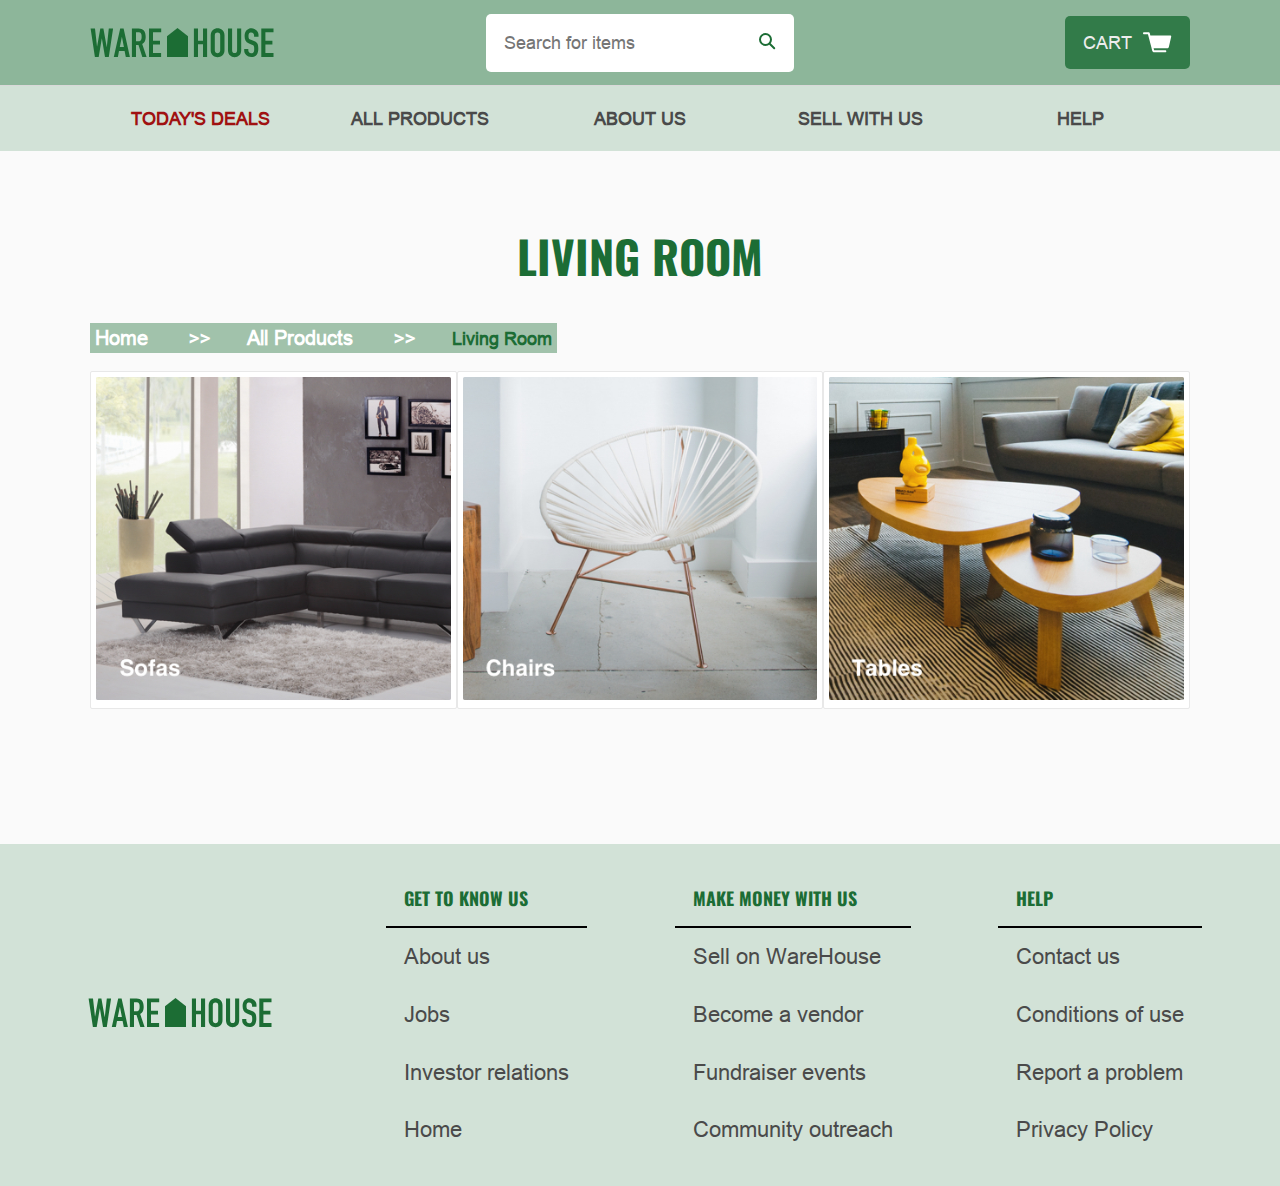
<file: living.html>
<!DOCTYPE html>
<html>
<head>
  <meta charset="UTF-8">
  <meta name="viewport" content="width=device-width, initial-scale=1.0">
  <meta http-equiv="X-UA-Comatible" content="ie-edge">
  <title>WareHouse</title>
  <link href="https://fonts.googleapis.com/css?family=Oswald" rel="stylesheet">
  <link rel="stylesheet" type="text/css" href="resources/css/reset.css">
  <link rel="stylesheet" type="text/css" href="resources/css/base.css">
</head>
<body>
  <div class="container">

    <!-- Header -->

    <header aria-label="site header">
      <div class="image-container logo" aria-label="warehouse logo">
        <a href="index.html"><img src="resources/img/warehouse-logo-black.svg" alt="logo"></a>
      </div>
      <div class="search-bar" role="search" aria-label="search bar">
        <input type="text" name="search" placeholder="Search for items">
        <a href="" class="icon"><img src="resources/img/search.svg" alt="search"></a>
      </div>
      <a href="cart.html" class="button cart" role="button" aria-label="shopping cart">Cart <img src="resources/img/cart.svg" alt="shopping cart"></a>
    </header>
    <nav role="navigation" aria-label="main navigation">
      <a href="deals.html">Today's Deals</a>
      <a href="products.html">All Products</a>
      <a href="about.html">About Us</a>
      <a href="sell.html">Sell with us</a>
      <a href="#">Help</a>
    </nav>

    <!-- Living Room List Section -->

    <main role="main" id="main" class="product-list-section" aria-label="main content">
      <h1>Living Room</h1>
      <ul class="breadcrumb" role="navigation">
        <li><a href="index.html">Home</a></li>
        <li><a href="products.html">All Products</a></li>
        <li>Living Room</li>
      </ul>

      <div class="product-list" role="list" aria-label="product list">
        <a href="sofas.html" class="product-item" role="listitem" aria-label="sofas">
          <div class="image-container">
            <img src="resources/img/living/sofas.jpg" alt="sofas">
          </div>
        </a>
        <a href="chairs.html" class="product-item" role="listitem" aria-label="chairs">
          <div class="image-container">
            <img src="resources/img/living/chairs.jpg" alt="chairs">
          </div>
        </a>
        <a href="tables.html" class="product-item" role="listitem" aria-label="tables">
          <div class="image-container">
            <img src="resources/img/living/tables.jpg" alt="tables">
          </div>
        </a>
      </div>
    </main>

    <!-- Footer -->

    <footer role="contentinfo" aria-label="footer">
      <a href="index.html"><img class="logo" src="resources/img/warehouse-logo-black.svg" alt="logo"></a>
      <div class="links" aria-label="Get to know us">
        <h4>Get to know us</h4>
        <a href="about.html">About us</a>
        <a href="jobs.html">Jobs</a>
        <a href="#">Investor relations</a>
        <a href="index.html">Home</a>
      </div>
      <div class="links" aria-label="Make money with us">
        <h4>Make money with us</h4>
        <a href="sell.html">Sell on WareHouse</a>
        <a href="#">Become a vendor</a>
        <a href="#">Fundraiser events</a>
        <a href="#">Community outreach</a>
      </div>
      <div class="links" aria-label="Get to know us">
        <h4>Help</h4>
        <a href="#">Contact us</a>
        <a href="#">Conditions of use</a>
        <a href="#">Report a problem</a>
        <a href="#">Privacy Policy</a>
      </div>
    </footer>
  </div>
</body>
</html>
</file>
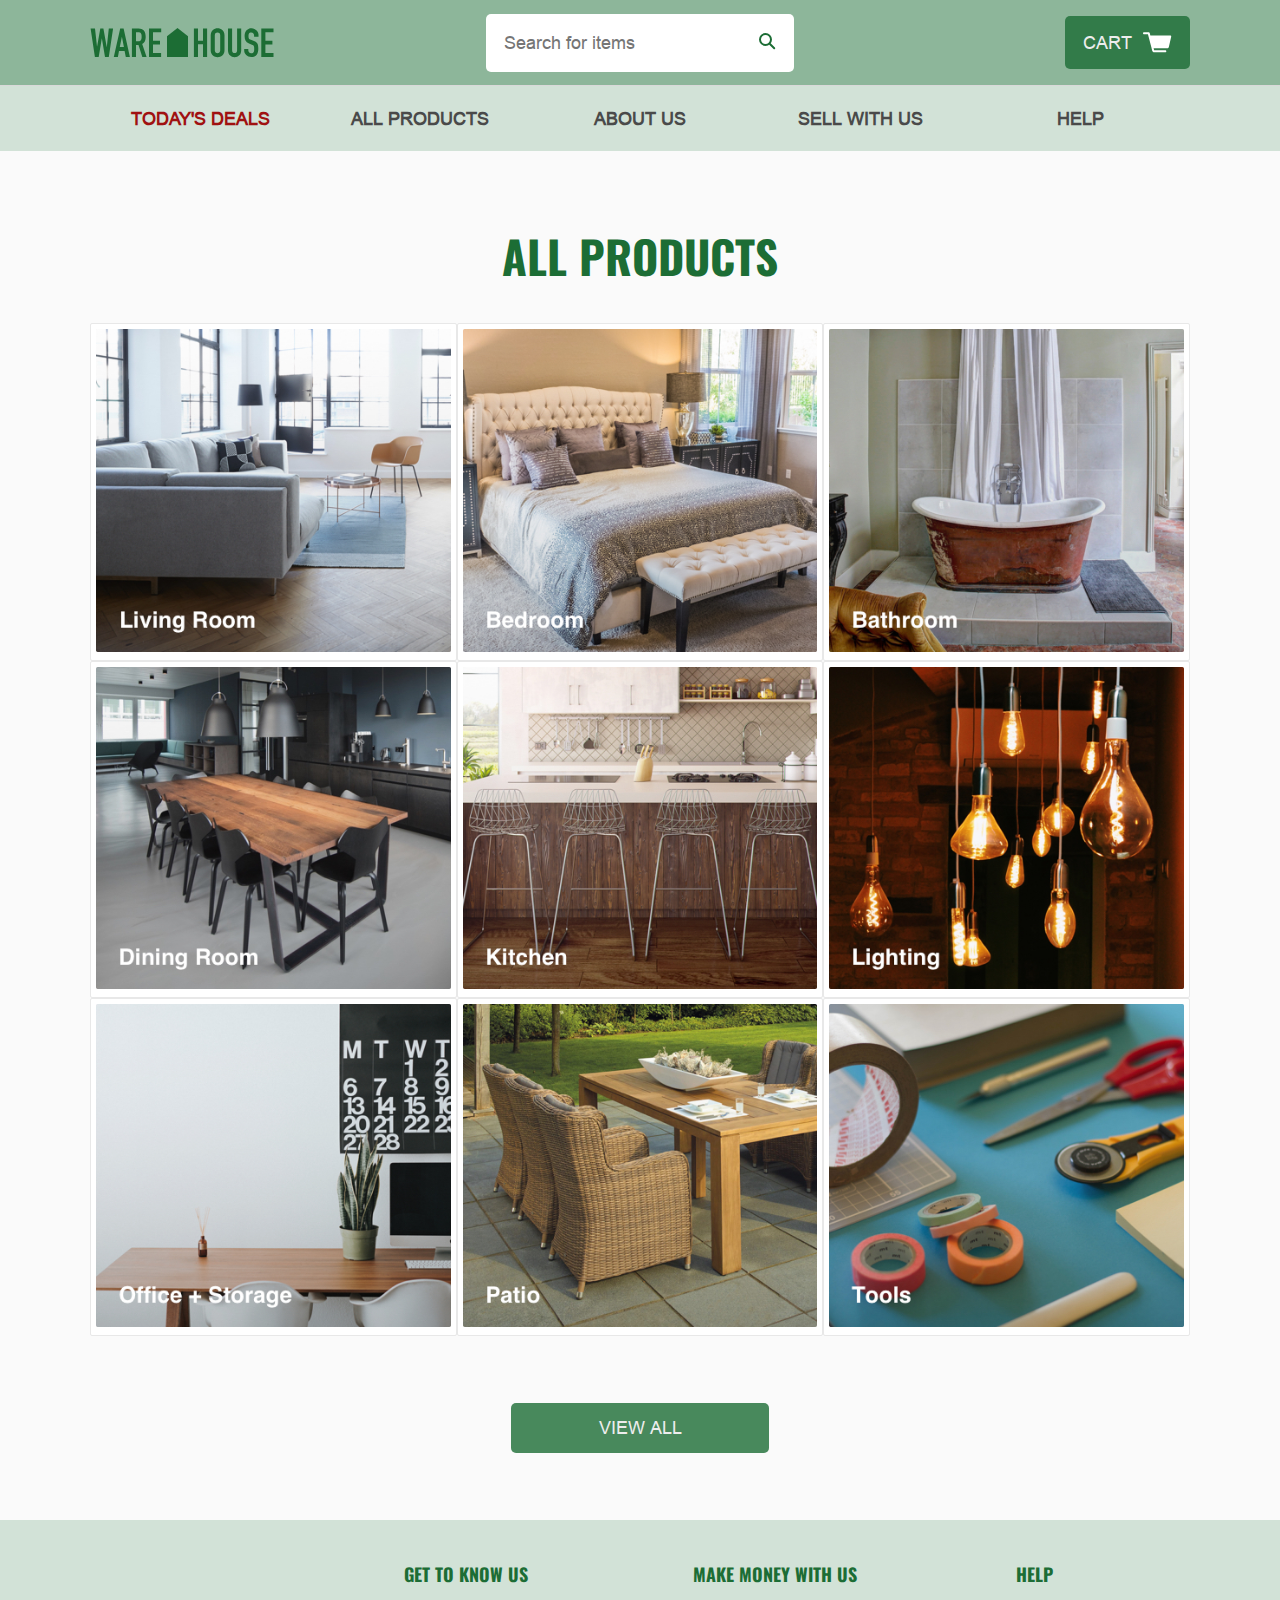
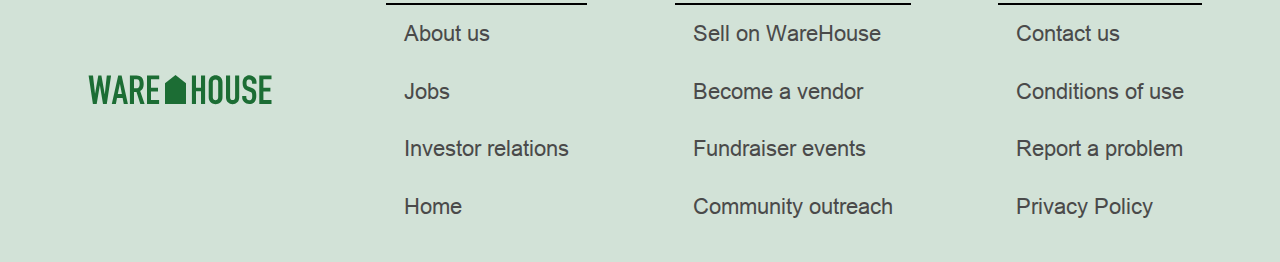
<file: products.html>
<!DOCTYPE html>
<html>
<head>
  <meta charset="UTF-8">
  <meta name="viewport" content="width=device-width, initial-scale=1.0">
  <meta http-equiv="X-UA-Comatible" content="ie-edge">
  <title>WareHouse</title>
  <link href="https://fonts.googleapis.com/css?family=Oswald" rel="stylesheet">
  <link rel="stylesheet" type="text/css" href="resources/css/reset.css">
  <link rel="stylesheet" type="text/css" href="resources/css/base.css">
</head>
<body>
  <div class="container">

    <!-- Header -->

    <header aria-label="site header">
      <div class="image-container logo" aria-label="warehouse logo">
        <a href="index.html"><img src="resources/img/warehouse-logo-black.svg" alt="logo"></a>
      </div>
      <div class="search-bar" role="search" aria-label="search bar">
        <input type="text" name="search" placeholder="Search for items">
        <a href="" class="icon"><img src="resources/img/search.svg"></a>
      </div>
      <a href="cart.html" class="button cart" role="button" aria-label="shopping cart">Cart <img src="resources/img/cart.svg" al="shopping cart"></a>
    </header>
    <nav role="navigation" aria-label="main navigation">
      <a href="deals.html">Today's Deals</a>
      <a href="products.html">All Products</a>
      <a href="about.html">About Us</a>
      <a href="sell.html">Sell with us</a>
      <a href="#">Help</a>
    </nav>

    <!-- Products Section -->

    <main role="main" id="main" class="product-list-section" aria-label="all products">
      <h1>All Products</h1>
      <div class="product-list" role="list" aria-lable="products list">
        <a href="living.html" class="product-item" role="listitem" aria-label="living room">
          <div class="image-container">
            <img src="resources/img/products/living-room.jpg" alt="living room">
          </div>
          <!-- <div class="description">
            <h3>Living Room</h3>
          </div> -->
        </a>
        <a href="#" class="product-item" role="listitem" aria-label="bedroom">
          <div class="image-container">
            <img src="resources/img/products/bedroom.jpg" alt="bedroom">
          </div>
          <!-- <div class="description">
            <h3>Bedroom</h3>
          </div> -->
        </a>
        <a href="#" class="product-item" role="listitem" aria-label="bathroom">
          <div class="image-container">
            <img src="resources/img/products/bathroom.jpg" alt="bathroom">
          </div>
          <!-- <div class="description">
            <h3>Bathroom</h3>
          </div> -->
        </a>
        <a href="#" class="product-item" role="listitem" aria-label="dining room">
          <div class="image-container">
            <img src="resources/img/products/dining-room.jpg" alt="dining room">
          </div>
          <!-- <div class="description">
            <h3>Dining Room</h3>
          </div> -->
        </a>
        <a href="#" class="product-item" role="listitem" aria-label="kitchen">
          <div class="image-container">
            <img src="resources/img/products/kitchen.jpg" alt="kitchen">
          </div>
          <!-- <div class="description">
            <h3>Kitchen</h3>
          </div> -->
        </a>
        <a href="#" class="product-item" role="listitem" aria-label="lightings">
          <div class="image-container">
            <img src="resources/img/products/lighting.jpg" alt="lightings">
          </div>
          <!-- <div class="description">
            <h3>Lighting</h3>
          </div> -->
        </a>
        <a href="#" class="product-item" role="listitem" aria-label="office">
          <div class="image-container">
            <img src="resources/img/products/office.jpg" alt="office">
          </div>
          <!-- <div class="description">
            <h3>Office + Storage</h3>
          </div> -->
        </a>
        <a href="#" class="product-item" role="listitem" aria-label="patio">
          <div class="image-container">
            <img src="resources/img/products/patio.jpg" alt="patio">
          </div>
          <!-- <div class="description">
            <h3>Patio</h3>
          </div> -->
        </a>
        <a href="#" class="product-item" role="listitem" aria-label="tools">
          <div class="image-container">
            <img src="resources/img/products/tools.jpg" alt="tools">
          </div>
          <!-- <div class="description">
            <h3>Tools</h3>
          </div> -->
        </a>
      </div>
      <a href="#" class="button" role="button" aria-label="view all">View All</a>
    </main>

    <!-- Footer -->

    <footer role="contentinfo" aria-label="footer">
      <a href="index.html"><img class="logo" src="resources/img/warehouse-logo-black.svg" alt="logo" aria-label="warehouse logo"></a>
      <div class="links" aria-label="Get to know us">
        <h4>Get to know us</h4>
        <a href="about.html">About us</a>
        <a href="jobs.html">Jobs</a>
        <a href="#">Investor relations</a>
        <a href="index.html">Home</a>
      </div>
      <div class="links" aria-label="Make money with us">
        <h4>Make money with us</h4>
        <a href="sell.html">Sell on WareHouse</a>
        <a href="#">Become a vendor</a>
        <a href="#">Fundraiser events</a>
        <a href="#">Community outreach</a>
      </div>
      <div class="links" aria-label="help">
        <h4>Help</h4>
        <a href="#">Contact us</a>
        <a href="#">Conditions of use</a>
        <a href="#">Report a problem</a>
        <a href="#">Privacy Policy</a>
      </div>
    </footer>
  </div>
</body>
</html>
</file>
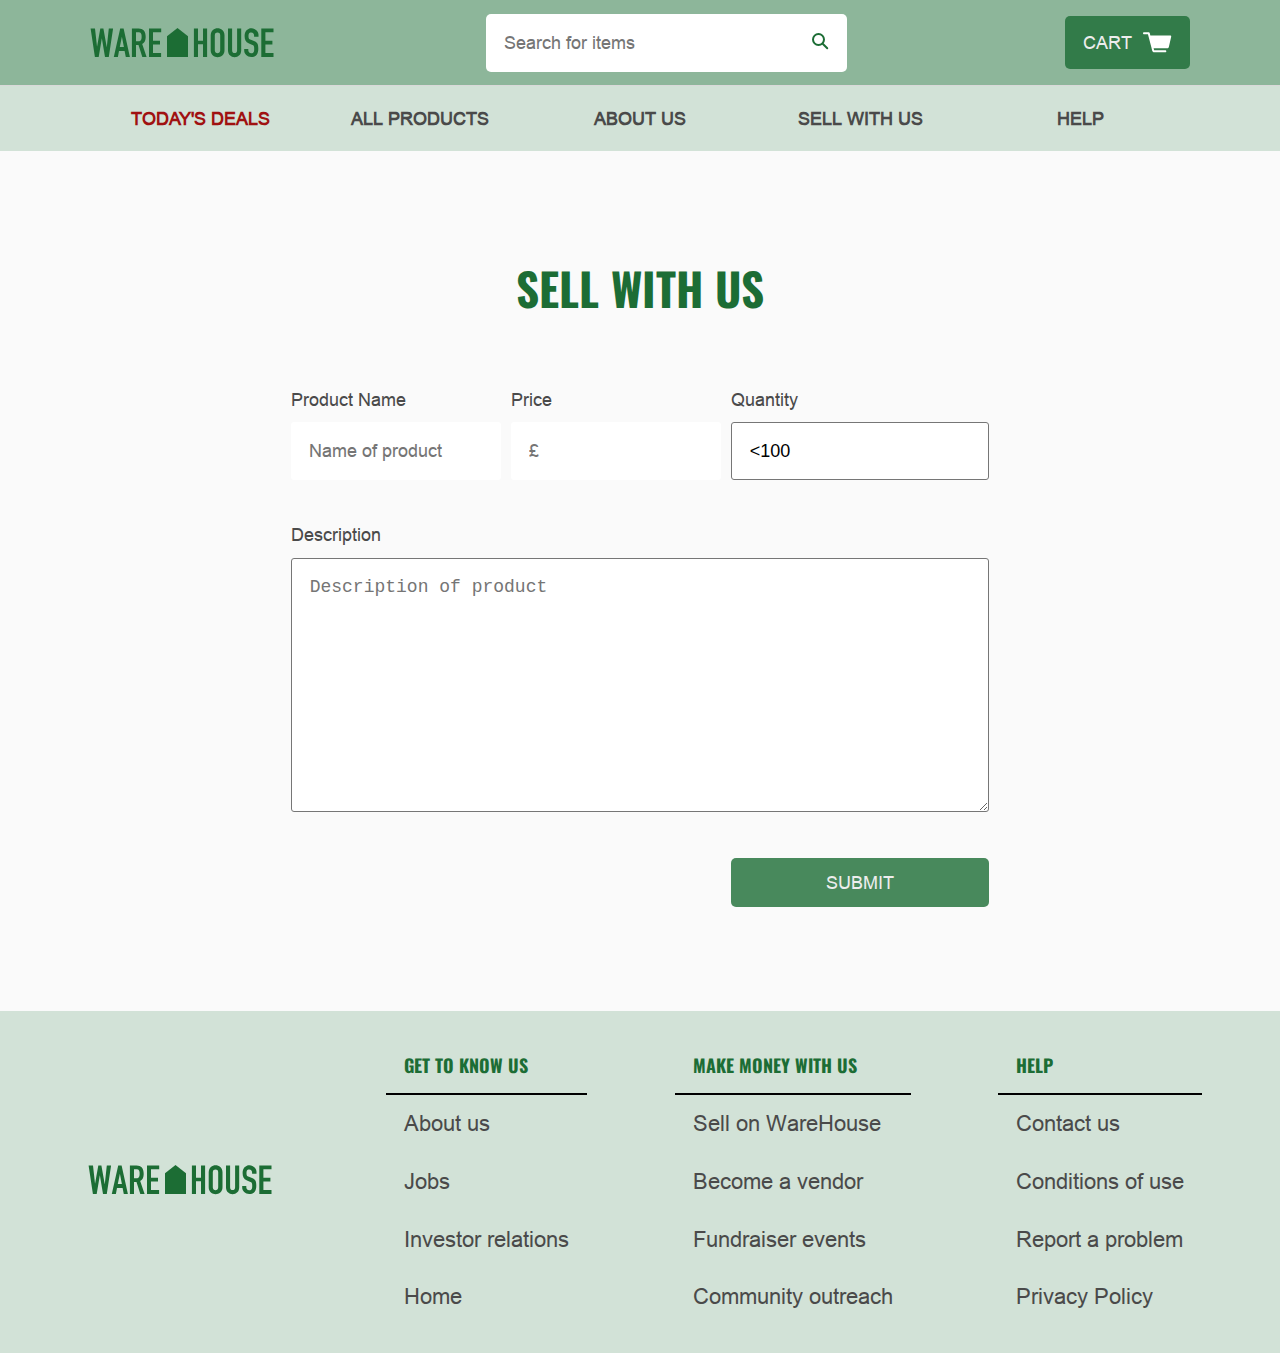
<file: sell.html>
<!DOCTYPE html>
<html>
<head>
  <meta charset="UTF-8">
  <meta name="viewport" content="width=device-width, initial-scale=1.0">
  <meta http-equiv="X-UA-Comatible" content="ie-edge">
  <title>WareHouse</title>
  <link href="https://fonts.googleapis.com/css?family=Oswald" rel="stylesheet">
  <link rel="stylesheet" type="text/css" href="resources/css/reset.css">
  <link rel="stylesheet" type="text/css" href="resources/css/base.css">
  <link rel="stylesheet" type="text/css" href="resources/css/sell.css">
  <link href="https://fonts.googleapis.com/css?family=PT+Serif" rel="stylesheet">
</head>
<body>
  <div class="container">

    <!-- Header -->

    <header aria-label="site header">
      <div class="image-container logo" aria-label="warehouse logo">
        <a href="index.html"><img src="resources/img/warehouse-logo-black.svg" alt="logo"></a>
      </div>
      <div class="search-bar" role="search" aria-label="search bar">
        <input type="text" name="search" placeholder="Search for items">
        <a href="" class="icon"><img src="resources/img/search.svg" alt="search"></a>
      </div>
      <a href="cart.html" class="button cart" role="button" aria-label="shopping cart">Cart <img src="resources/img/cart.svg" alt="shopping cart"></a>
    </header>
    <nav role="navigation" aria-label="main navigation">
      <a href="deals.html">Today's Deals</a>
      <a href="products.html">All Products</a>
      <a href="about.html">About Us</a>
      <a href="sell.html">Sell with us</a>
      <a href="#">Help</a>
    </nav>

    <!-- Sell Product Form -->

    <main role="main" id="main" class="sell" aria-label="sell with us">
      <h1>Sell with us</h1>
      <form role="form">
        <div id="name" class="field">
          <label for="name" >Product Name</label>
          <input type="text" name="name" placeholder="Name of product">
        </div>
        <div id="price" class="field">
          <label for="price">Price</label>
          <input type="number" name="price" min="0" placeholder="£">
        </div>
        <div id="quantity" class="field">
          <label for="quantity">Quantity</label>
          <select name="quantity">
            <option value="100">&lt;100</option>
            <option value="200">100-200</option>
            <option value="300">200-300</option>
            <option value="400">300-400</option>
            <option value="500">&gt;500</option>
          </select>
        </div>
        <div id="description" class="field">
          <label for="description">Description</label>
          <textarea type="text" name="description" placeholder="Description of product"></textarea>
        </div>
        <a href="#" class="button" role="button" aria-labelledby="submit" id="submit">Submit</a>
      </form>
    </main>

    <!-- Footer -->

    <footer role="contentinfo" aria-label="site footer">
      <a href="index.html"><img class="logo" src="resources/img/warehouse-logo-black.svg" alt="logo" aria-label="warehouse logo"></a>
      <div class="links" aria-label="Get to know us">
        <h4>Get to know us</h4>
        <a href="about.html">About us</a>
        <a href="jobs.html">Jobs</a>
        <a href="#">Investor relations</a>
        <a href="index.html">Home</a>
      </div>
      <div class="links" aria-label="Make money with us">
        <h4>Make money with us</h4>
        <a href="sell.html">Sell on WareHouse</a>
        <a href="#">Become a vendor</a>
        <a href="#">Fundraiser events</a>
        <a href="#">Community outreach</a>
      </div>
      <div class="links" aria-label="help">
        <h4>Help</h4>
        <a href="#">Contact us</a>
        <a href="#">Conditions of use</a>
        <a href="#">Report a problem</a>
        <a href="#">Privacy Policy</a>
      </div>
    </footer>
  </div>
</body>
</html>
</file>
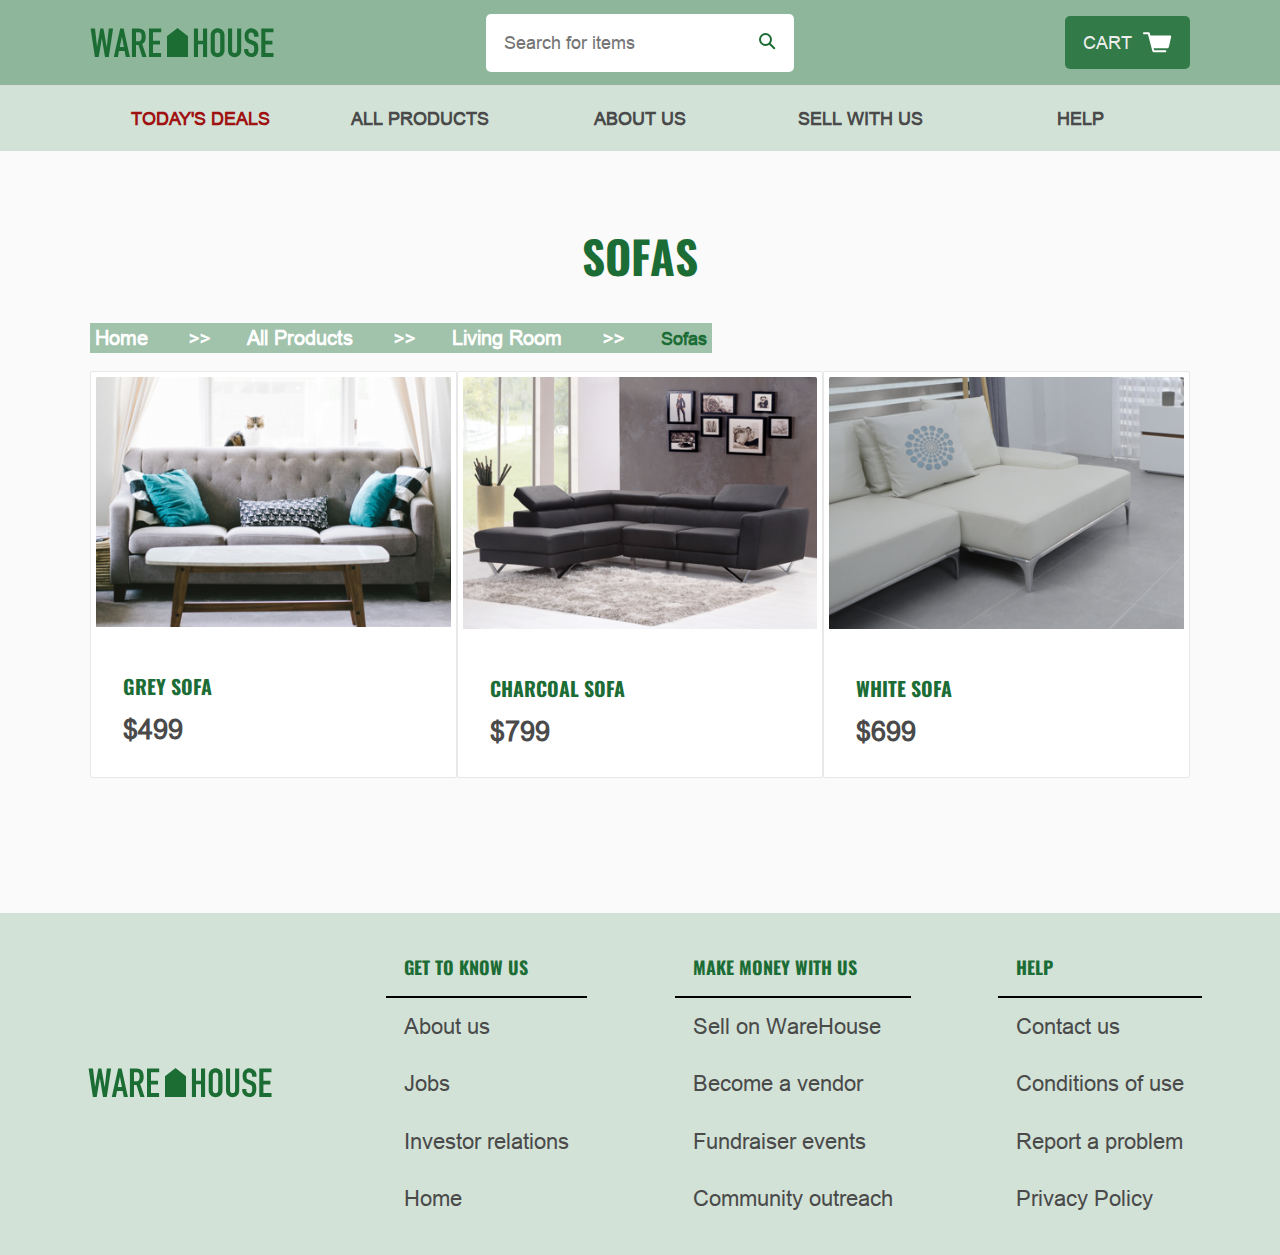
<file: sofas.html>
<!DOCTYPE html>
<html>
<head>
  <meta charset="UTF-8">
  <meta name="viewport" content="width=device-width, initial-scale=1.0">
  <meta http-equiv="X-UA-Comatible" content="ie-edge">
  <title>WareHouse</title>
  <link href="https://fonts.googleapis.com/css?family=Oswald" rel="stylesheet">
  <link rel="stylesheet" type="text/css" href="resources/css/reset.css">
  <link rel="stylesheet" type="text/css" href="resources/css/base.css">
</head>
<body>
  <div class="container">

    <!-- Header -->

    <header aria-label="site header">
      <div class="image-container logo" aria-label="warehouse logo">
        <a href="index.html"><img src="resources/img/warehouse-logo-black.svg" alt="logo"></a>
      </div>
      <div class="search-bar" role="search" aria-label="search bar">
        <input type="text" name="search" placeholder="Search for items">
        <a href="" class="icon"><img src="resources/img/search.svg" alt="search"></a>
      </div>
      <a href="cart.html" class="button cart" role="button" aria-label="shopping cart">Cart <img src="resources/img/cart.svg" alt="shopping cart"></a>
    </header>
    <nav role="navigation" aria-label="site navigation">
      <a href="deals.html">Today's Deals</a>
      <a href="products.html">All Products</a>
      <a href="about.html">About Us</a>
      <a href="sell.html">Sell with us</a>
      <a href="#">Help</a>
    </nav>

    <!-- Sofas Section -->

    <main role="main" id="main" class="product-list-section" aria-label="main content">
      <h1>Sofas</h1>
      <ul class="breadcrumb" role="navigation">
        <li><a href="index.html">Home</a></li>
        <li><a href="products.html">All Products</a></li>
        <li><a href="living.html">Living Room</a></li>
        <li>Sofas</li>
      </ul>

      <div class="product-list" role="list" aria-label="product list">
        <a href="#" class="product-item" role="listitem" aria-label="gray sofa">
          <div class="image-container">
            <img src="resources/img/sofas/grey-sofa.jpg" alt="grey sofa">
          </div>
          <div class="description">
            <h4>Grey Sofa</h4>
            <span class="price" aria-label="price">$499</span>
          </div>
        </a>

        <a href="#" class="product-item" role="listitem" aria-label="sharcoal sofa">
          <div class="image-container">
            <img src="resources/img/sofas/charcoal-sofa.jpg" alt="charcoal sofa">
          </div>
          <div class="description">
            <h4>Charcoal Sofa</h4>
            <span class="price" aria-label="price">$799</span>
          </div>
        </a>

        <a href="#" class="product-item" role="listitem" aria-label="white sofa">
          <div class="image-container">
            <img src="resources/img/sofas/white-sofa.jpg" alt="white sofa">
          </div>
          <div class="description">
            <h4>White Sofa</h4>
            <span class="price">$699</span>
          </div>
        </a>

      </div>
    </main>

    <!-- Footer -->

    <footer role="contentinfo" aria-label="site footer">
      <a href="index.html"><img class="logo" src="resources/img/warehouse-logo-black.svg" alt="logo" aria-label="warehouse logo"></a>
      <div class="links" aria-label="Get to know us">
        <h4>Get to know us</h4>
        <a href="about.html">About us</a>
        <a href="jobs.html">Jobs</a>
        <a href="#">Investor relations</a>
        <a href="index.html">Home</a>
      </div>
      <div class="links" aria-label="Make money with us">
        <h4>Make money with us</h4>
        <a href="sell.html">Sell on WareHouse</a>
        <a href="#">Become a vendor</a>
        <a href="#">Fundraiser events</a>
        <a href="#">Community outreach</a>
      </div>
      <div class="links" aria-label="help">
        <h4>Help</h4>
        <a href="#">Contact us</a>
        <a href="#">Conditions of use</a>
        <a href="#">Report a problem</a>
        <a href="#">Privacy Policy</a>
      </div>
    </footer>
  </div>
</body>
</html>
</file>
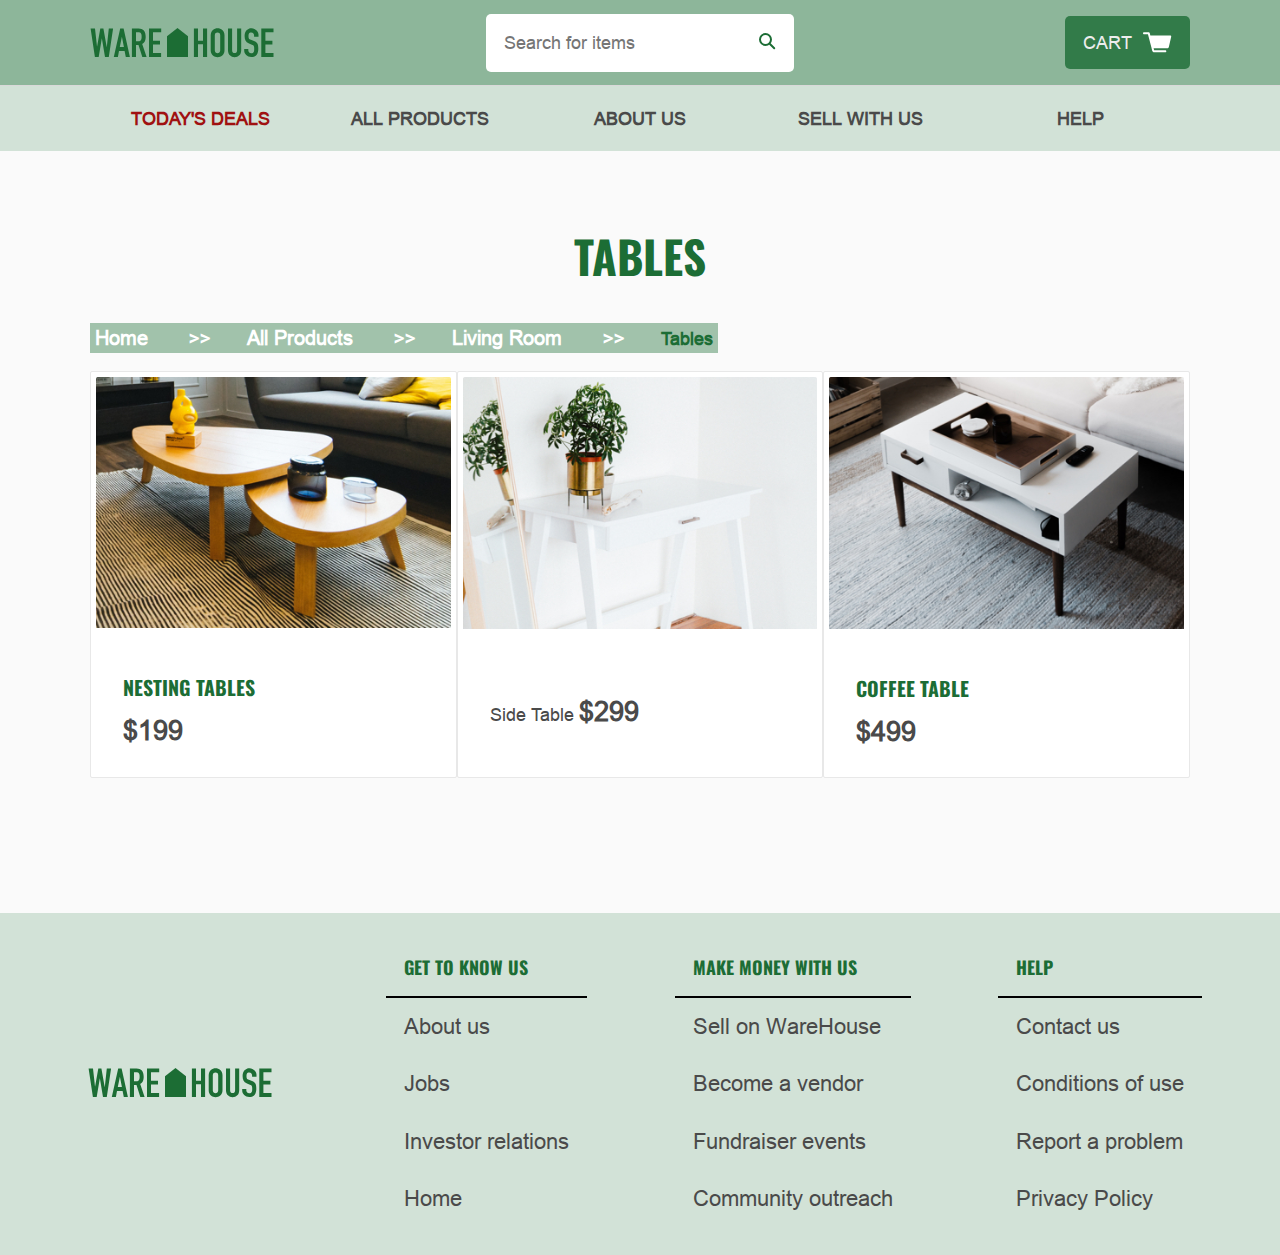
<file: tables.html>
<!DOCTYPE html>
<html>
<head>
  <meta charset="UTF-8">
  <meta name="viewport" content="width=device-width, initial-scale=1.0">
  <meta http-equiv="X-UA-Comatible" content="ie-edge">
  <title>WareHouse</title>
  <link href="https://fonts.googleapis.com/css?family=Oswald" rel="stylesheet">
  <link rel="stylesheet" type="text/css" href="resources/css/reset.css">
  <link rel="stylesheet" type="text/css" href="resources/css/base.css">
</head>
<body>
  <div class="container">

    <!-- Header -->

    <header aria-label="header">
      <div class="image-container logo" aria-label="warehouse logo">
        <a href="index.html"><img src="resources/img/warehouse-logo-black.svg" alt="logo"></a>
      </div>
      <div class="search-bar" role="search" aria-label="search bar">
        <input type="text" name="search" placeholder="Search for items">
        <a href="" class="icon"><img src="resources/img/search.svg" alt="search"></a>
      </div>
      <a href="cart.html" class="button cart" role="button" aria-label="shopping cart">Cart <img src="resources/img/cart.svg" alt="shopping cart"></a>
    </header>
    <nav role="navigation" aria-label="main navigation">
      <a href="deals.html">Today's Deals</a>
      <a href="products.html">All Products</a>
      <a href="about.html">About Us</a>
      <a href="sell.html">Sell with us</a>
      <a href="#">Help</a>
    </nav>

    <!-- Tables Section -->

    <main role="main" id="main" class="product-list-section" aria-label="tables">
      <h1>Tables</h1>
      <ul class="breadcrumb" role="navigation">
        <li>
          <a href="index.html">Home</a>
        </li>
        <li><a href="products.html">All Products</a></li>
        <li><a href="living.html">Living Room</a></li>
        <li>Tables</li>
      </ul>
      

      <div class="product-list" role="list">
        <a href="#" class="product-item" role="listitem" aria-label="nesting tables">
          <div class="image-container">
            <img src="resources/img/tables/nesting-tables.jpg" alt="nesting tables">
          </div>
          <div class="description">
            <h4>Nesting Tables</h4>
            <span class="price">$199</span>
          </div>
        </a>

        <a href="#" class="product-item" role="listitem" aria-label="side table">
          <div class="image-container">
            <img src="resources/img/tables/side-table.jpg" alt="side table">
          </div>
          <div class="description">
            <h4></h3>Side Table</h4>
            <span class="price">$299</span>
          </div>
        </a>

        <a href="#" class="product-item" role="listitem" aria-label="coffee table">
          <div class="image-container">
            <img src="resources/img/tables/coffee-table.jpg" alt="coffee table">
          </div>
          <div class="description">
            <h4>Coffee Table</h4>
            <span class="price">$499</span>
          </div>
        </a>

      </div>
    </main>

    <!-- Footer -->

    <footer role="contentinfo" aria-label="footer">
      <a href="index.html"><img class="logo" src="resources/img/warehouse-logo-black.svg" alt="logo" aria-label="warehouse logo"></a>
      <div class="links" aria-label="Get to know us">
        <h4>Get to know us</h4>
        <a href="about.html">About us</a>
        <a href="jobs.html">Jobs</a>
        <a href="#">Investor relations</a>
        <a href="index.html">Home</a>
      </div>
      <div class="links" aria-label="Make money with us">
        <h4>Make money with us</h4>
        <a href="sell.html">Sell on WareHouse</a>
        <a href="#">Become a vendor</a>
        <a href="#">Fundraiser events</a>
        <a href="#">Community outreach</a>
      </div>
      <div class="links" aria-label="help">
        <h4>Help</h4>
        <a href="#">Contact us</a>
        <a href="#">Conditions of use</a>
        <a href="#">Report a problem</a>
        <a href="#">Privacy Policy</a>
      </div>
    </footer>
  </div>
</body>
</html>
</file>
<file: resources/css/base.css>
@font-face {
                                    font-family: 'Arial-MT';
                                    src: url('../fonts/ari.ttf') format('truetype');
                                }

                                /* Site-Wide Styles */

                                :root {
                                    --color-primary: hsl(138, 59%, 27%);
                                    --color-secondary: hsla(138, 59%, 27%, .5);
                                }

                                html {
                                    font-size: 18px;
                                }

                                body {
                                    font-family: 'Arial-MT', sans-serif;
                                    color: hsla(0, 0%, 29%, 1);
                                }

                                a {
                                    text-decoration: none;
                                    transition: .3s;
                                }

                                a:hover {
                                    /* color: hsla(0, 0%, 29%, 1); */
                                    color: hsla(138, 59%, 27%, 1);
                                }

                                h1,
                                h2,
                                h3,
                                h4 {
                                    font-weight: bold;
                                    text-transform: uppercase;
                                    font-family: 'Oswald', sans-serif;
                                    padding: 10px;
                                    color: hsla(138, 59%, 27%, 1);
                                }

                                h1 {
                                    font-size: 2.5rem;
                                    padding: 2.5rem 0;
                                }

                                h2 {
                                    font-size: 2rem;
                                    padding: 2rem 0;
                                }

                                h3 {
                                    font-size: 1.5rem;
                                    padding: 1.5rem 0;
                                }

                                h4 {
                                    font-size: 1.1rem;
                                    padding: 1.1rem 0;
                                }

                                input,
                                textarea,
                                select {
                                    border-radius: 3px;
                                    /* background-color: hsla(0, 0%, 89%, 1); */
                                    /* background-color: hsla(0, 0%, 96%, 1); */
                                    padding: 1rem;
                                }

                                input:hover {
                                    border: 1px solid gray;
                                }

                                /* Reusable Component - Button */

                                .button {
                                    /* border-radius: 30px; */
                                    border-radius: 5px;
                                    /* background-color: hsla(0, 0%, 13%, 1); */
                                    background-color: hsla(138, 59%, 27%, .8);
                                    text-align: center;
                                    color: hsla(0, 0%, 93%, 1);
                                    transition: all .4s ease-in-out;
                                    text-transform: uppercase;
                                }

                                .button:hover {
                                    /* background-color: Black - hsla(0, 0%, 13%, 1); */
                                    background-color: hsla(138, 59%, 27%, 1);
                                    transform: scale(1.1);
                                    color: hsla(0, 100%, 100%, 1);
                                }

                                /* Reusable Component - Image Container */

                                .image-container {
                                    overflow: hidden;
                                }

                                .image-container img {
                                    /* display: block; */
                                    max-width: 100%;
                                    height: auto;
                                }

                                /* Reusable Component - Product List */

                                .product-list-section {
                                    padding: 2rem 5rem 3.75rem 5rem;
                                }

                                .product-list {
                                    display: grid;
                                    grid-template-columns: repeat(3, 1fr);
                                    margin-bottom: 3.75rem;
                                }

                                .product-category {
                                    border-radius: 2px;
                                    background-color: hsla(0, 0%, 100%, 1);
                                    border: solid 1px hsla(0, 0%, 91%, 1);
                                    transition: all .4s;
                                    padding: 5px;
                                }

                                .product-category:hover {
                                    opacity: .8;
                                    /* border: 5px solid hsla(138, 59%, 27%, 1); */
                                }

                                .product-category .description-category {
                                    padding: 1.5rem;
                                    text-align: left;
                                }

                                .product-category h3 {
                                    margin-bottom: .75rem;
                                    color: hsla(0, 0%, 29%, 1);
                                }

                                .product-item {
                                    padding: 5px;
                                    border-radius: 2px;
                                    background-color: hsla(0, 0%, 100%, 1);
                                    border: solid 1px hsla(0, 0%, 91%, 1);
                                }

                                .product-item:hover {
                                    opacity: .8;
                                    /* border: 5px solid hsla(138, 59%, 27%, 1); */
                                }

                                .product-item .description {
                                    padding: 1.5rem;
                                    text-align: left;
                                }

                                .product-item h3 {
                                    margin-bottom: .75rem;
                                    color: hsla(0, 0%, 29%, 1);
                                    position: relative;
                                    display: block;
                                }

                                .product-item .price {
                                    color: hsla(0, 0%, 29%, 1);
                                    font-weight: bold;
                                    font-size: 1.5rem;
                                    /* padding-left: 10px; */
                                }

                                /* Reusable Component - Form Field With Label */

                                .field {
                                    display: flex;
                                    flex-direction: column;
                                    /* margin-left: 15px; */
                                }

                                .field label {
                                    padding-bottom: .75rem;
                                }

                                /* Reusable Component - Navigation Breadcrumbs */

                                ul.breadcrumb {
                                    justify-self: start;
                                    /* margin: 1rem 0; */
                                    margin-bottom: 1rem;
                                    /* padding: 2rem 4rem; */
                                    padding: 5px;
                                    list-style: none;
                                    /* align-items: left; */
                                    background-color: hsla(138, 59%, 27%, .4);
                                }

                                ul.breadcrumb li {
                                    display: inline;
                                    /* font-size: inherit; */
                                    /* align-items: left; */
                                    color: hsla(130, 94%, 51%, 1);
                                    color: hsla(138, 59%, 27%, 1);
                                    font-weight: bold;
                                }

                                ul.breadcrumb li+li:before {
                                    padding: 2rem;
                                    color: hsla(0, 0%, 29%, 1);
                                    /* content: "/\00a0"; */
                                    content: ">>";
                                    color: white;
                                }

                                ul.breadcrumb li a {
                                    color: hsla(0, 0%, 29%, 1);
                                    text-decoration: none;
                                    color: white;
                                    font-size: 1.1rem;
                                    font-weight: bold;
                                }

                                ul.breadcrumb li a:hover {
                                    color: green;
                                    text-decoration: underline;
                                    color: hsla(138, 59%, 27%, 1);
                                }

                                /* Site-Wide Grid */

                                .container {
                                    display: grid;
                                    grid-template-areas: 'header' 'nav' 'main' 'footer';
                                }

                                /* Header */

                                header {
                                    grid-area: header;
                                    display: grid;
                                    grid-template-columns: 22rem 1fr 22rem;
                                    align-items: center;
                                    padding: .75rem 5rem;
                                    font-size: inherit;
                                    /* background-color: hsla(0, 0%, 93%, 1); */
                                    background-color: hsla(138, 59%, 27%, .5);
                                }

                                .logo {
                                    width: 184px;
                                    height: 30px;
                                    transition: all 0.5s ease-in-out;
                                }

                                .logo:hover {
                                    transform: scale(1.05);
                                }

                                .search-bar {
                                    display: flex;
                                    border-radius: 33px 53px 33pzx 53px;
                                    width: 100%;
                                }

                                .search-bar input {
                                    flex-grow: 1;
                                    border-top-right-radius: 0;
                                    border-top-left-radius: 5px;
                                    border-bottom-right-radius: 0;
                                    border-bottom-left-radius: 5px;
                                }

                                .search-bar input:hover {
                                    border: none;
                                }

                                .search-bar .icon {
                                    /* background-color: hsla(0, 0%, 89%, 1); */
                                    /* background-color: rgba(247, 250, 248, 0.945); */
                                    background-color: white;
                                    border-radius: 0 5px 5px 0;
                                    padding: 1rem;
                                }

                                .search-bar .icon img {
                                    vertical-align: middle;
                                }

                                .cart {
                                    justify-self: end;
                                    display: flex;
                                    align-items: center;
                                    padding: .875rem 1rem;
                                    border-radius: 5px;
                                }

                                .cart img {
                                    padding-left: .625rem;
                                }

                                nav {
                                    display: grid;
                                    grid-template-columns: repeat(5, 1fr);
                                    justify-items: center;
                                    grid-area: nav;
                                    /* background-color: hsla(0, 0%, 93%, 1); */
                                    background-color: hsla(138, 59%, 27%, .2);
                                    border-top: 1px solid hsla(0, 0%, 85%, 1);
                                    padding: 1.313rem 5rem 1.313rem 5rem;
                                    text-transform: uppercase;
                                    font-weight: bold;
                                    /* border-bottom: 5px solid hsla(138, 59%, 27%, 1); */
                                }

                                nav a {
                                    color: hsla(0, 0%, 29%, 1);
                                    transition: .5s;
                                    font-size: 1rem;
                                }

                                nav a:first-child {
                                    color: rgba(160, 17, 17, 1);
                                }

                                nav a:hover {
                                    text-decoration: underline;
                                    /* color: hsla(0, 0%, 29%, .8); */
                                    color: hsla(138, 59%, 27%, 1);
                                }

                                @media only screen and (max-width: 1200px) {
                                    header {
                                        grid-template-columns: repeat(3, 1fr);
                                    }
                                }

                                @media only screen and (max-width: 900px) {
                                    header {
                                        grid-template-columns: 1fr;
                                        justify-items: center;
                                        grid-row-gap: 1em;
                                        align-content: space-around;
                                    }
                                    .cart {
                                        justify-self: auto;
                                    }
                                    .search-bar {
                                        width: auto;
                                    }
                                }

                                @media only screen and (max-width: 820px) {
                                    nav {
                                        padding: 1.313rem;
                                    }
                                    nav a {
                                        font-size: .9rem;
                                    }
                                }

                                @media only screen and (max-width: 700px) {
                                    nav {
                                        grid-template-columns: 1fr;
                                        grid-row-gap: 1em;
                                    }
                                }

                                /* Main Section */

                                #main {
                                    grid-area: main;
                                    display: grid;
                                
                                    justify-items: center;
                                    text-align: center;
                                    background-color: hsla(0, 0%, 98%, 1);
                                    /* background-color: hsla(138, 59%, 27%, .1); */
                                    border-top: 1px solid hsla(0, 0%, 98%, 1);
                                }

                                #main h2 {
                                    margin-bottom: 2rem;
                                }

                                #main .button {
                                    box-sizing: border-box;
                                    width: 14.375rem;
                                    padding: .875rem 0;
                                }

                                @media only screen and (max-width: 1100px) {
                                    .product-list {
                                        grid-template-columns: repeat(2, 1fr);
                                    }
                                }

                                @media only screen and (max-width: 960px) {
                                    .logo {
                                        padding-top: 1rem;
                                    }
                                    .product-list-section {
                                        padding: 2rem 0;
                                        justify-content: stretch;
                                    }
                                    .product-list {
                                        justify-content: stretch;
                                    }
                                }

                                @media only screen and (max-width: 700px) {
                                    .product-list-section {
                                        padding: 0;
                                    }
                                    .product-list-section .button {
                                        margin-bottom: 1.5rem;
                                    }
                                    .product-list {
                                        grid-template-columns: 1fr;
                                        /* justify-content: stretch; */
                                    }
                                    .product-item h3 {
                                        font-size: 1.2rem;
                                    }
                                    .product-item .price {
                                        font-size: 1.2rem;
                                    }
                                }

                                /* Footer */

                                footer {
                                    grid-area: footer;
                                    display: grid;
                                    grid-template-columns: repeat(4, 1fr);
                                    padding: 1.5rem;
                                    /* background-color: hsla(0, 100%, 100%, 1); */
                                    background-color: hsla(138, 59%, 27%, .2);
                                    justify-items: center;
                                    align-items: center;
                                }

                                footer img {
                                    align-self: center;
                                    justify-self: center;
                                }

                                footer .links {
                                    display: grid;
                                    grid-template-rows: repeat(5, 1fr);
                                    grid-template-columns: 1fr;
                                    /* margin: 10px; */
                                }

                                footer .links h4 {
                                    font-size: 1.0rem;
                                    padding: 1rem;
                                    padding-bottom: 5px;
                                    border-bottom: 2px solid black;
                                }

                                footer .links a {
                                    font-size: 1.2rem;
                                    padding: 1rem;
                                    /* text-transform: uppercase; */
                                }

                                footer .links a:hover {
                                    text-decoration: underline;
                                }

                                footer a {
                                    color: hsla(0, 0%, 29%, 1);
                                }

                                /* @media only screen and (max-width: 810px) { */

                                @media only screen and (max-width: 1100px) {
                                    footer {
                                        grid-template-columns: repeat(3, 1fr);
                                        grid-row-gap: 1.5rem;
                                        padding-top: 3rem;
                                    }
                                    /* footer img { */
                                    footer a {
                                        grid-column: 1 / span 3;
                                    }
                                    footer links {
                                        grid-row: 2;
                                    }
                                }

                                @media only screen and (max-width: 810px) {
                                    footer {
                                        grid-template-columns: repeat(2, 1fr);
                                        grid-row-gap: .5rem;
                                    }
                                    footer a {
                                        grid-column: 1 / span 2;
                                    }
                                    footer links {
                                        grid-row: 2;
                                    }
                                    footer .links {
                                        font-size: 1.2rem;
                                        justify-items: center;
                                        align-items: center;
                                    }
                                    footer .links a {
                                        /* font-size: 1rem; */
                                        padding: 0;
                                    }
                                }

                                @media only screen and (max-width: 590px) {
                                    footer {
                                        grid-template-columns: 1fr;
                                        grid-template-rows: 3rem repeat(3, 1fr);
                                        justify-content: center;
                                        align-content: center;
                                        grid-row-gap: 0;
                                        padding: 1rem;
                                    }
                                    footer a {
                                        grid-column: 1;
                                    }
                                }
</file>
<file: resources/css/index.css>
.hero {
            width: 100%;
            height: 21.75rem;
            margin-top: 3rem;
            /* border-radius: 1.5rem; */
            background-image: url('../img/home/hero.png');
            background-repeat: no-repeat;
            background-size: cover;
            background-position: center;
            text-align: center;
            color: hsla(0, 0%, 100%, 1);
        }

        .hero h2 {
            color: hsla(0, 100%, 100%, 1);
            /* font-family: Helvetica; */
            font-family: 'Oswald', sans-serif;
            /* font-size: inherit; */
            font-weight: bold;
            text-align: center;
            transform: translateY(10rem);
        }

        #main .hero h2 {
            padding: 2rem;
            margin: 0 20rem;
            font-size: 2rem;
            /* letter-spacing: 10px; */
            /* background: hsla(0, 100%, 100%, .3); */
            background: hsla(138, 59%, 27%, .3);
            /* font-family: 'Oswald', sans-serif; */
        }

        #main hero a {
            font-family: 'Oswald', sans-serif;
            font-weight: bold;
            /* text-decoration: underline; */
        }

        .products {
            padding: 0 5rem 6rem 5rem;
        }

        .products h2 {
            margin-top: 2rem;
            /* font-size: inherit; */
        }

        

        .landing .product-list {
            grid-template-columns: repeat(4, 1fr);
        }

        .categories h3 {
            margin-bottom: 0;
        }

        @media only screen and (max-width: 1020px) {
            .landing .product-list {
                grid-template-columns: repeat(3, 1fr);
            }
            #main .hero h2 {
                padding: 1rem;
                margin: 0 auto;
            }
        }
        /* @media only screen and (max-width: 760px) { */

        @media only screen and (max-width: 860px) {
            .landing .product-list {
                grid-template-columns: repeat(2, 1fr);
                /* justify-content: stretch; */
            }
            .products {
                padding: 0;
            }

            .description h3 {
                font-size: 1.2rem;
            }
        }

        @media only screen and (max-width: 565px) {
            .hero {
                padding-left: 0;
                text-align: center;
            }
            .hero h2 {
                padding-top: 7rem;
            }
            .hero p {
                width: 90%;
                margin: auto;
            }
        }

        @media only screen and (max-width: 470px) {
            .landing .product-list {
                grid-template-columns: 1fr;
            }
        }
</file>
<file: resources/css/about.css>
/* About Page */

.about h1 {
    width: 100%;
    padding: 10.5rem 0;
    background-image: url('../img/hero.png');
    background-repeat: no-repeat;
    background-size: cover;
    background-position: center;
    font-size: 6rem;
    letter-spacing: 10px;
    background-color: hsla(138, 59%, 27%, .5);
    font-stretch: condensed;
    color: hsla(0, 100%, 100%, 1);
}

.about .information {
    padding: 3.75rem 20% 6.75rem 20%;
    color: hsla(0, 0%, 29%, 1);
}

.about h3 {
    margin-bottom: 1rem;
    /* font-size: inherit; */
}

.about p {
    padding-bottom: 2rem;
    font-size: 1.1rem;
    line-height: 1.8;
}

.about .join {
    display: grid;
    justify-items: center;
    align-content: center;
    padding: 1.5rem 0;
    border: solid 1px #e7e7e7;
    border-radius: 2px;
    background-color: hsla(0, 0%, 100%, 1);
}

@media only screen and (max-width: 735px) {
    .about h1 {
        font-size: 5rem;
    }
}

@media only screen and (max-width: 650px) {
    .about .information {
        padding: 3.75rem 1.5rem 6.75rem 1.5rem;
    }
        .about h1 {
            font-size: 4rem;
        }
        .about h3 {
            font-size: 1.5rem;
        }
        .about p {
            font-size: 1.1rem;
        }
    }
    @media only screen and (max-width: 490px) {
        .about h1 {
            font-size: 3rem;
            letter-spacing: 1px;
        }
    }
</file>
<file: resources/css/cart.css>
#main {
                    margin-left: 2rem;
                    margin-right: 2rem;
                }

                .product-list-section {
                    padding: 2rem 5rem 3.75rem 5rem;
                }

                .shopping-cart {
                    display: grid;
                    grid-template-columns: repeat(4, 1fr);
                    grid-template-rows: repeat(3, 1fr);
                    /* grid-column-gap: 3rem; */
                    border: 1px solid hsla(0, 0%, 85%, 1);
                    padding: 0rem 1rem 0rem 0rem;
                    background-color: hsla(0, 100%, 100%, 1);
                }

                .row {
                    display: grid;
                    grid-template-columns: repeat(3, 1fr);
                    grid-column: 1/4;
                    /* padding: 1.5rem 0rem 1.5rem 0rem; */
                    padding: 5px;
                    border-bottom: 1px solid hsla(0, 0%, 85%, 1);
                    margin-left: 1.5rem;
                }

                .row .image-container {
                    grid-column: 1/span 1;
                }

                .row .description {
                    grid-column: 2/ span 1;
                    padding: 1.5rem;
                    text-align: center;
                }

                .row .description span {
                    font-weight: bold;
                    font-size: 1.2rem;
                }

                .row div:last-of-type {
                    padding: 1.5rem;
                }

                .row input {
                    border: 1px solid gray;
                }

                #no-border {
                    border-bottom: none;
                }

                input {
                    width: 3rem;
                    padding-left: 1rem;
                }

                @media only screen and (max-width: 1120px) {
                    .row {
                        display: block;
                        text-align: center;
                    }
                    .row .image-container {
                        margin: 0 auto;
                    }
                    .description {
                        padding: 0;
                    }
                    .row .description h3 {
                        font-size: 1.15rem;
                    }
                    .row div:last-of-type {
                        padding: 0;
                    }
                }

                @media only screen and (max-width: 900px) {
                    .shopping-cart {
                        /* grid-template-columns: 1fr;
                    grid-template-rows: repeat(4, 1fr); */
                        display: block;
                        padding: 0;
                    }
                    .product-list-section {
                        padding: 2rem 0;
                    }
                    .row {
                        margin-left: 0;
                        /* grid-row: 1/ span 1; */
                    }
                    .total {
                        border-left: none;
                        border-top: 1px solid hsla(0, 0%, 85%, 1);
                        /* grid-row: 4/ span 1; */
                    }
                }

                @media only screen and (max-width: 600px) {
                    #main {
                        margin-left: 0;
                        margin-right: 0;
                    }
                }

                .total {
                    grid-column: 4;
                    grid-row: 1/4;
                    border-left: 1px solid hsla(0, 0%, 85%, 1);
                    margin-top: 1.5rem;
                    margin-bottom: 1.5rem;
                    padding: 1rem 0rem;
                }

                .product-item h3 {
                    margin-bottom: .75rem;
                    color: hsla(0, 0%, 29%, 1);
                }

                .product-item .price {
                    color: hsla(0, 0%, 29%, 1);
                }

                .description {
                    padding: 1.5rem;
                    text-align: left;
                }

                .total .description {
                    margin-bottom: 2rem;
                }

                .total .description h3 {
                    float: left;
                }

                .total .description span {
                    float: right;
                    padding-top: .9rem;
                    font-size: 1.4rem;
                    font-weight: bold;
                }

                .total .clear {
                    clear: both;
                }

                #main .button {
                    box-sizing: border-box;
                    padding: 0.875rem 5rem;
                    /* border-radius: 54px; */
                    margin-left: 1rem;
                    margin-right: 1rem;
                }
                /* @media only screen and (max-width: 1020px) {
        .landing .product-list {
            grid-template-columns: repeat(3, 1fr);
        }
    }

    @media only screen and (max-width: 760px) {
        .landing .product-list {
            grid-template-columns: repeat(2, 1fr);
        }
    }

    @media only screen and (max-width: 470px) {
        .landing .product-list {
            grid-template-columns: 1fr;
        }
    } */
</file>
<file: resources/css/jobs.css>
#main {
    text-align: left;
    /* justify-items: auto; */
    justify-items: center;
    align-items: center;
}

.jobs {
    padding: 3.75rem 11.75rem 7.5625rem 11.75rem;
}

.jobs h1 {
    margin-bottom: 2.5rem;
    /* font-size: inherit; */
}

form {
    display: grid;
    grid-template-columns: repeat(2, 2fr) 1fr;
    grid-gap: 10px;
    /* align-items: flex-end; */
    align-items: end;
    margin-bottom: 3.125rem;
}

#main form .button {
    height: fit-content;
    padding: 1.14rem 0;
    width: 130px;
    /* margin-left: 20px; */
}

.job-list {
    border-top: solid 1px hsla(0, 0%, 59%, 1);
}

.job {
    border-bottom: solid 1px hsla(0, 0%, 59%, 1);
    padding: 1rem 0;
}

.job h4 {
    color: black;
}

#main .job-list .job h4 {
    padding-bottom: .5rem;
    /* font-size: inherit; */
    font-size: 1.1rem;
    line-height: 1.2;
    background-color: transparent;
    padding-left: 0;
    font-family: 'Arial-MT';
    text-transform: none;
}

#see-all-jobs {
    justify-self: center;
    margin-top: 3.6875rem;
}

@media only screen and (max-width: 1100px) {
    #main form {
        grid-template-columns: repeat(2, 2fr);
        /* grid-template-rows: repeat(2, 1fr); */
        grid-row: 2;
    }
    h3 {
        grid-row: 3;
    }
    form .button {
        grid-column: 2;
        justify-self: end;
    }
    .job-list {
        grid-row: 4;
    }
    .jobs {
        padding: 2rem;
    }
    .button {
        grid-row: 5;
    }
}

@media only screen and (max-width: 660px) {
    #main form {
        display: block;
    }
    
    #main form .button {
        padding: 0.9rem 6rem;
    }
    
    .field {
        margin-bottom: 25px;
    }
}
</file>
<file: resources/css/sell.css>
#main {
    text-align: left;
    justify-items: auto;
}

.sell {
    padding: 3.75rem 11.75rem 3.75rem 11.75rem;
}

.sell h3 {
    margin-bottom: 1rem;
    font-size: 1.4rem;
    padding: 1.2rem;
    /* padding:0.6rem 13rem 0.6rem 16rem; */
}

form {
    display: grid;
    grid-template-areas: 'name name price quantity' 'description description description description' '. . . submit';
    grid-gap: 10px;
    font-size: inherit;
}

input {
    min-width: 100%;
    box-sizing: border-box;
    /* margin-top: .4rem; */
}

select {
    background-color: hsla(0, 0%, 100%, 1);
    font-size: inherit;
    /* margin-top: .4rem; */
}

textarea {
    min-height: 12rem;
    font-size: inherit;
    /* margin-top: 2rem; */
}

#name {
    grid-area: name;
    margin-top: 2rem;
}

#price {
    grid-area: price;
    margin-top: 2rem;
}

#quantity {
    grid-area: quantity;
    margin-top: 2rem;
}

#description {
    grid-area: description;
    margin-top: 2rem;
}

#submit {
    grid-area: submit;
    justify-self: end;
    margin-top: 2rem;
    margin-bottom: 2rem;
}

@media only screen and (max-width: 1100px) {
    .sell {
        /* padding-left: 10%;
        padding-right: 10%; */
        padding: 3rem 10%;
    }
}

@media only screen and (max-width: 970px) {
    form {
        grid-template-areas: 'name name' 'price quantity' 'description description' '. submit';
    }
}

@media only screen and (max-width: 660px) {
    .sell {
        padding: 0;
        justify-content: stretch;
    }
    form {
        grid-template-areas: 'name' 'price' 'quantity' 'description' 'submit';
        justify-content: stretch;
    }
    #submit {
        justify-self: center;
    }
}
</file>
